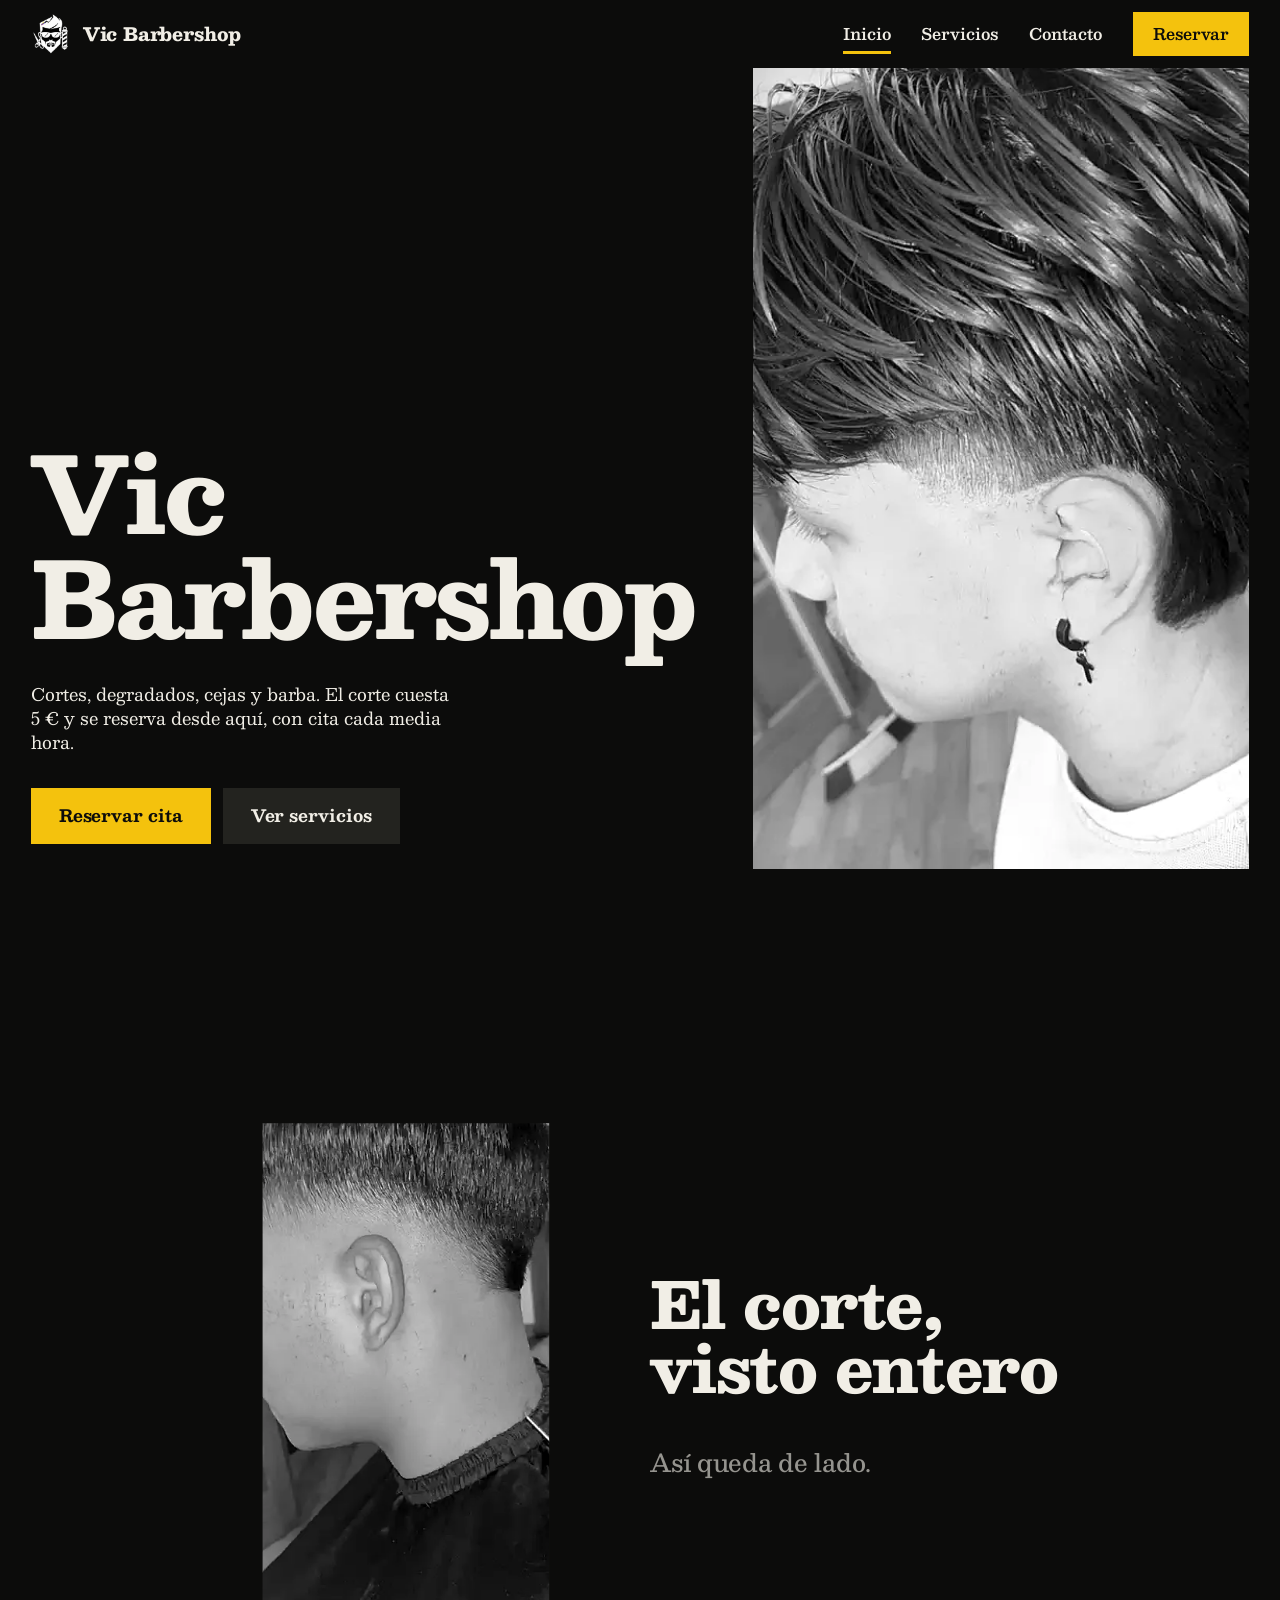
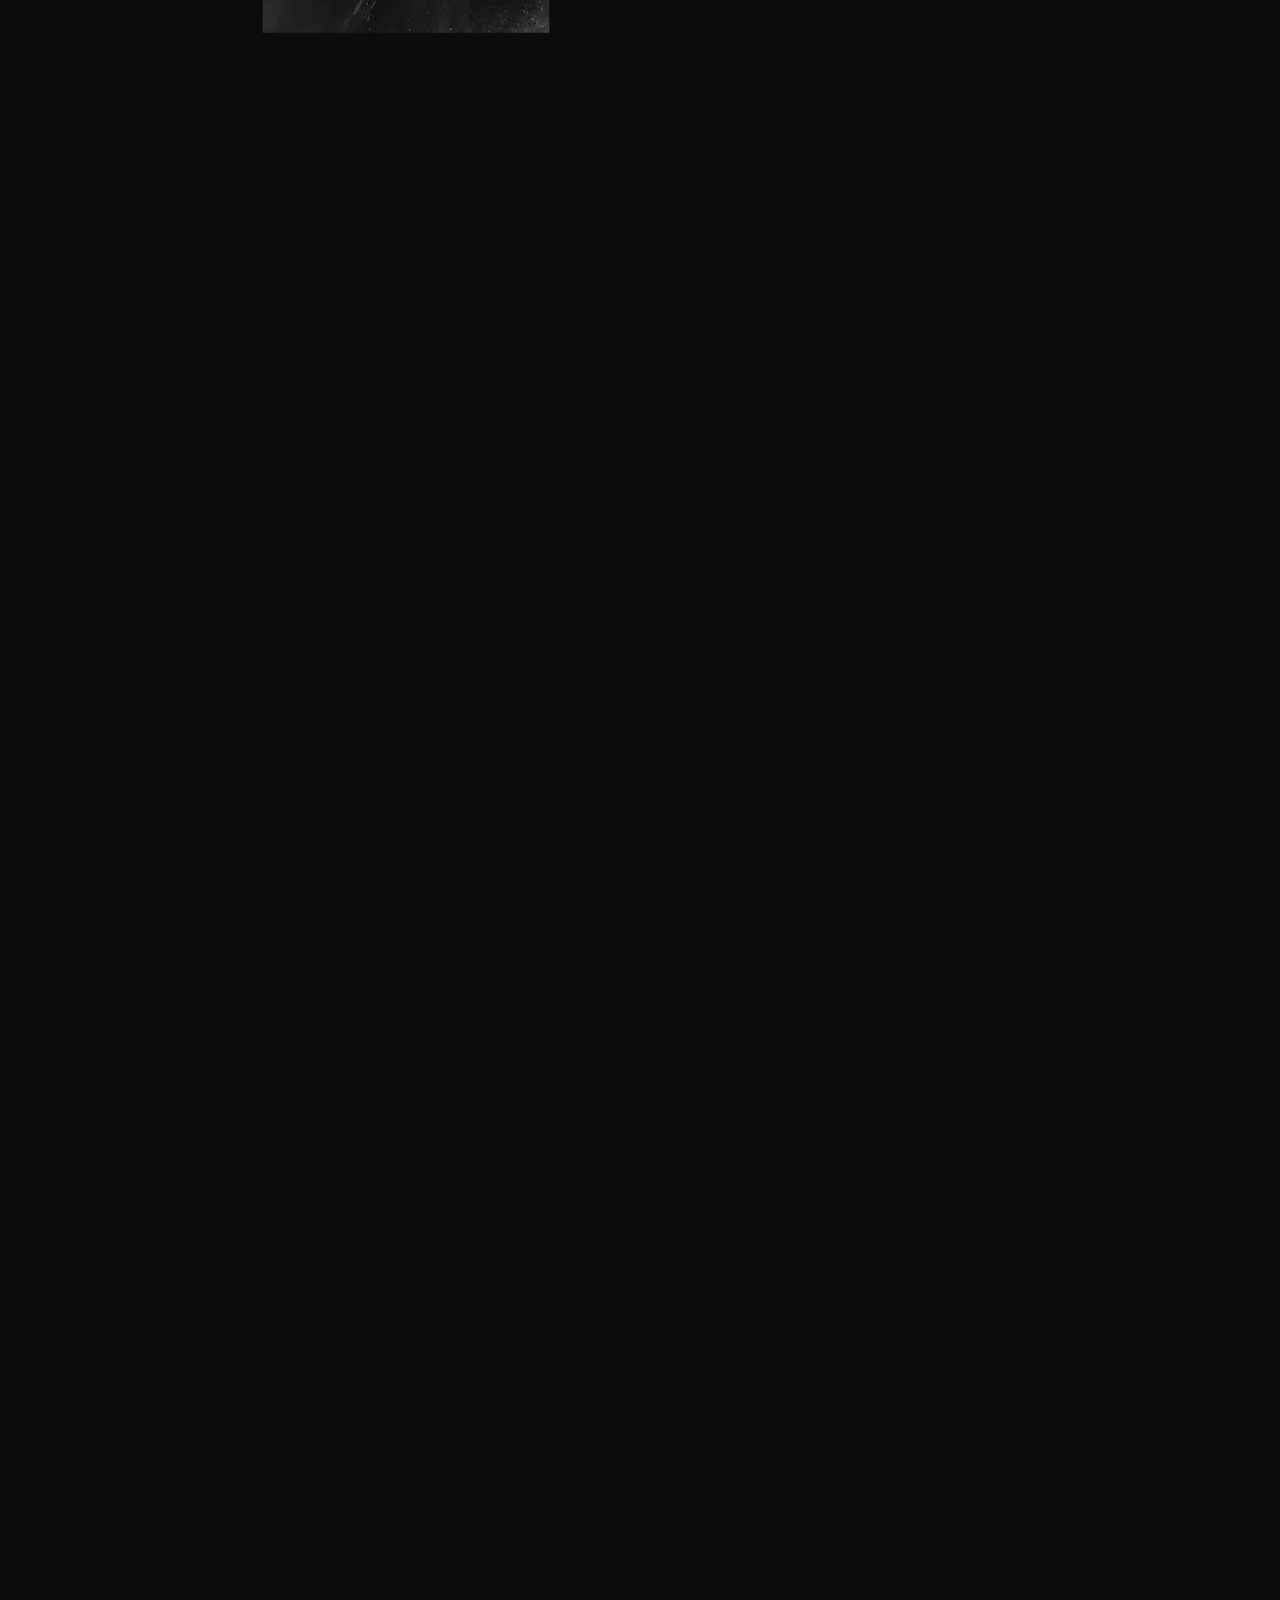
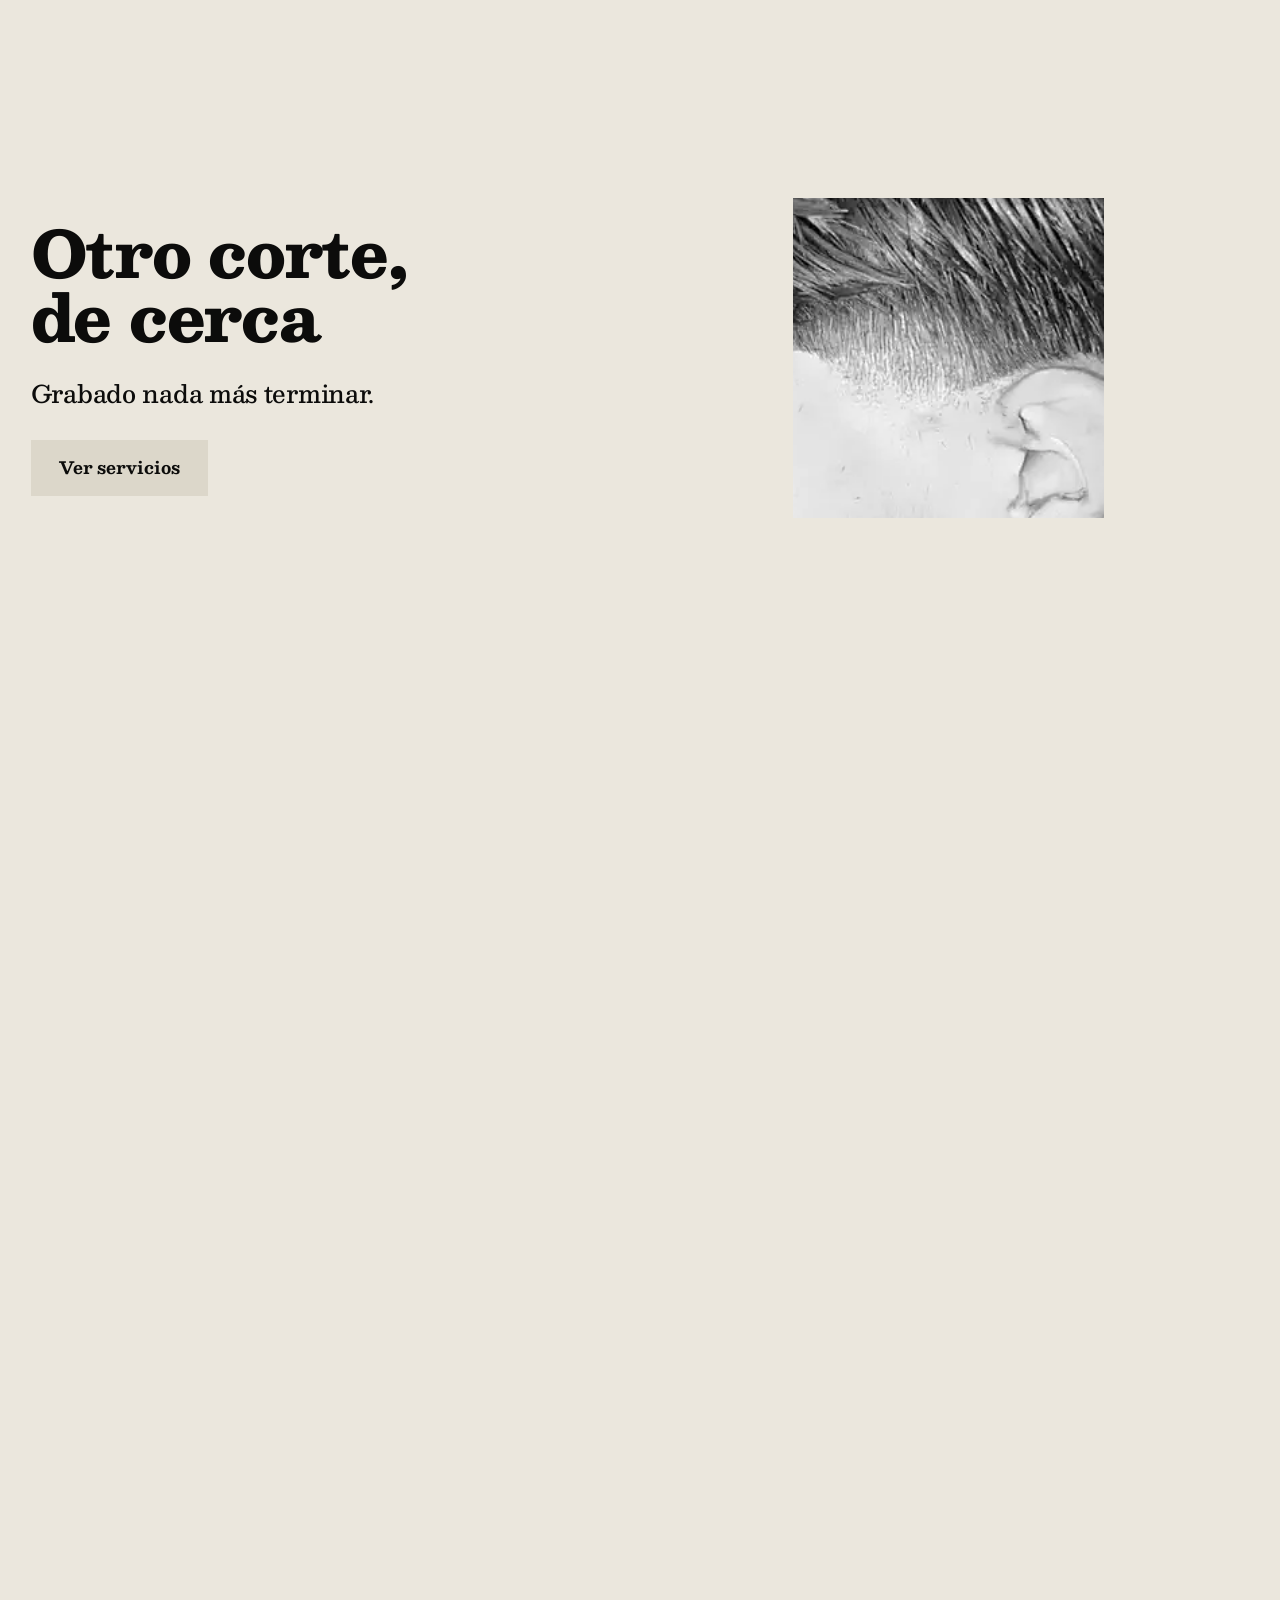
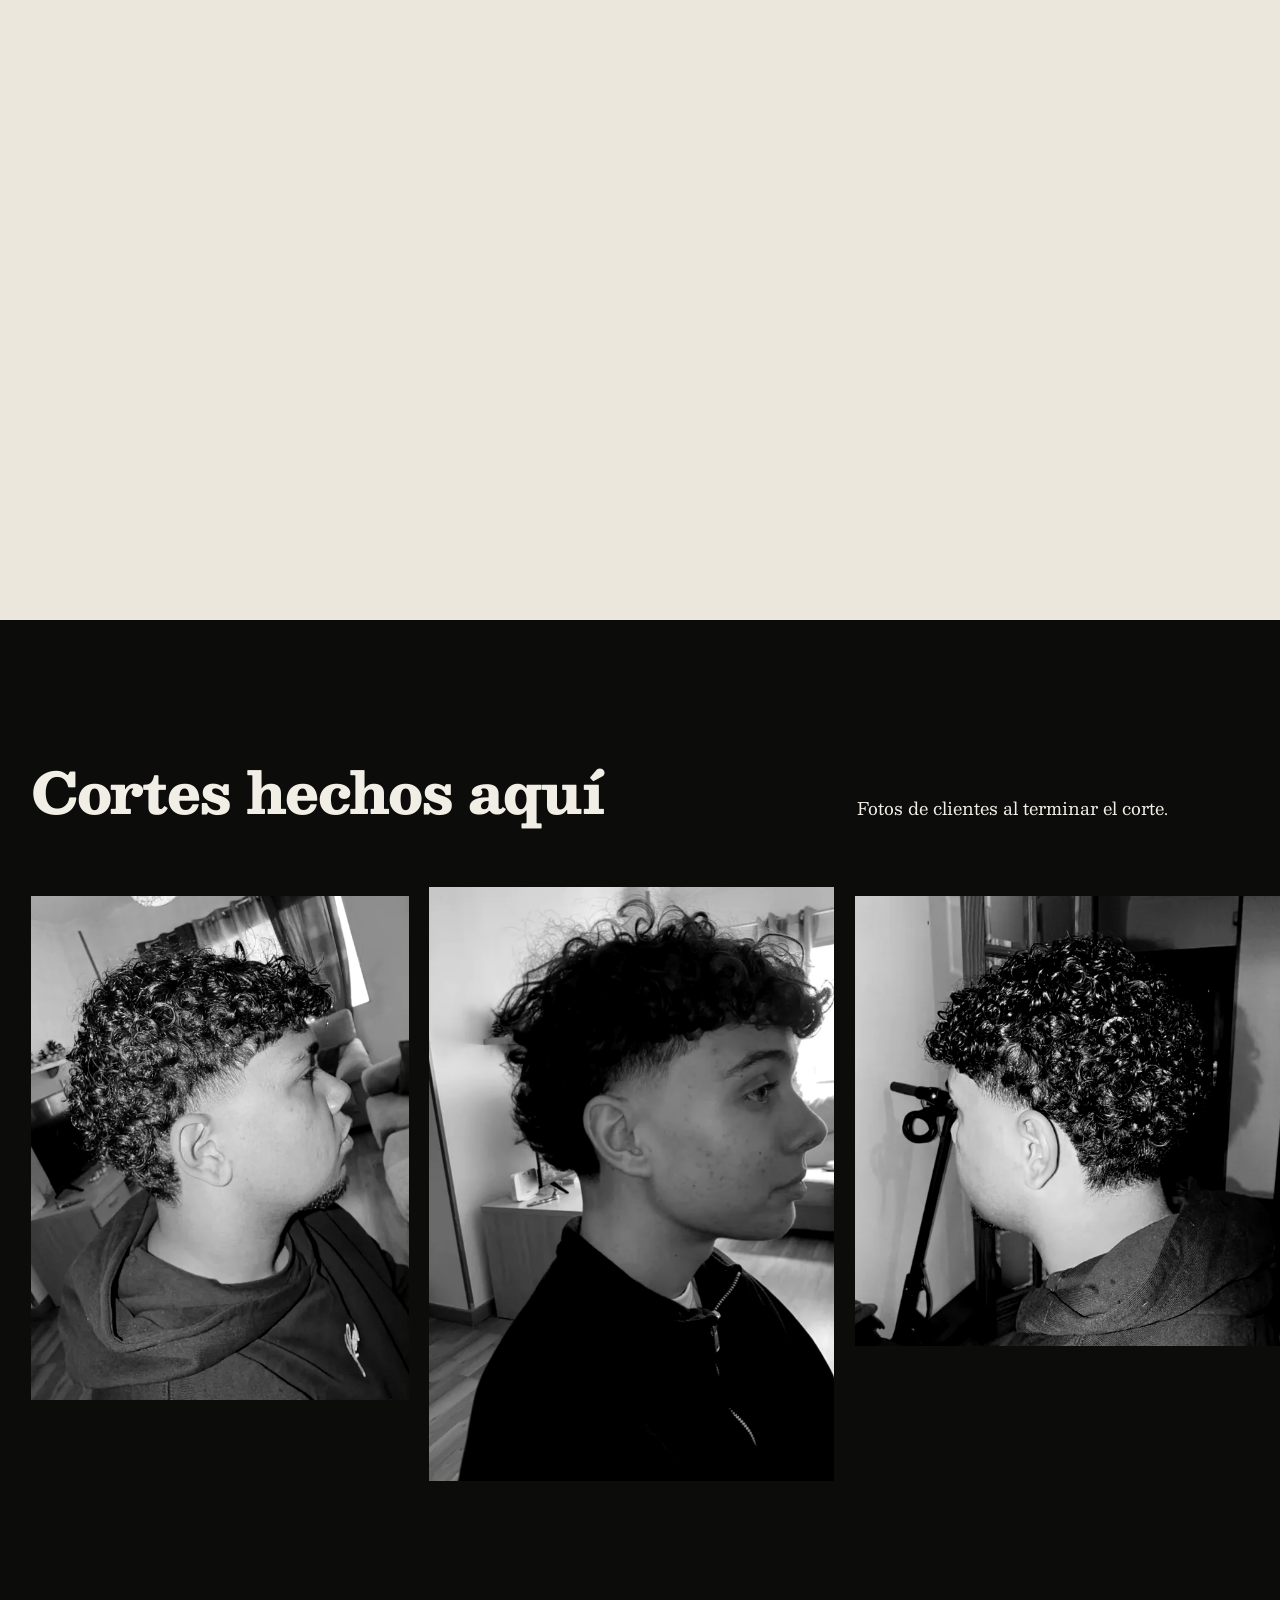
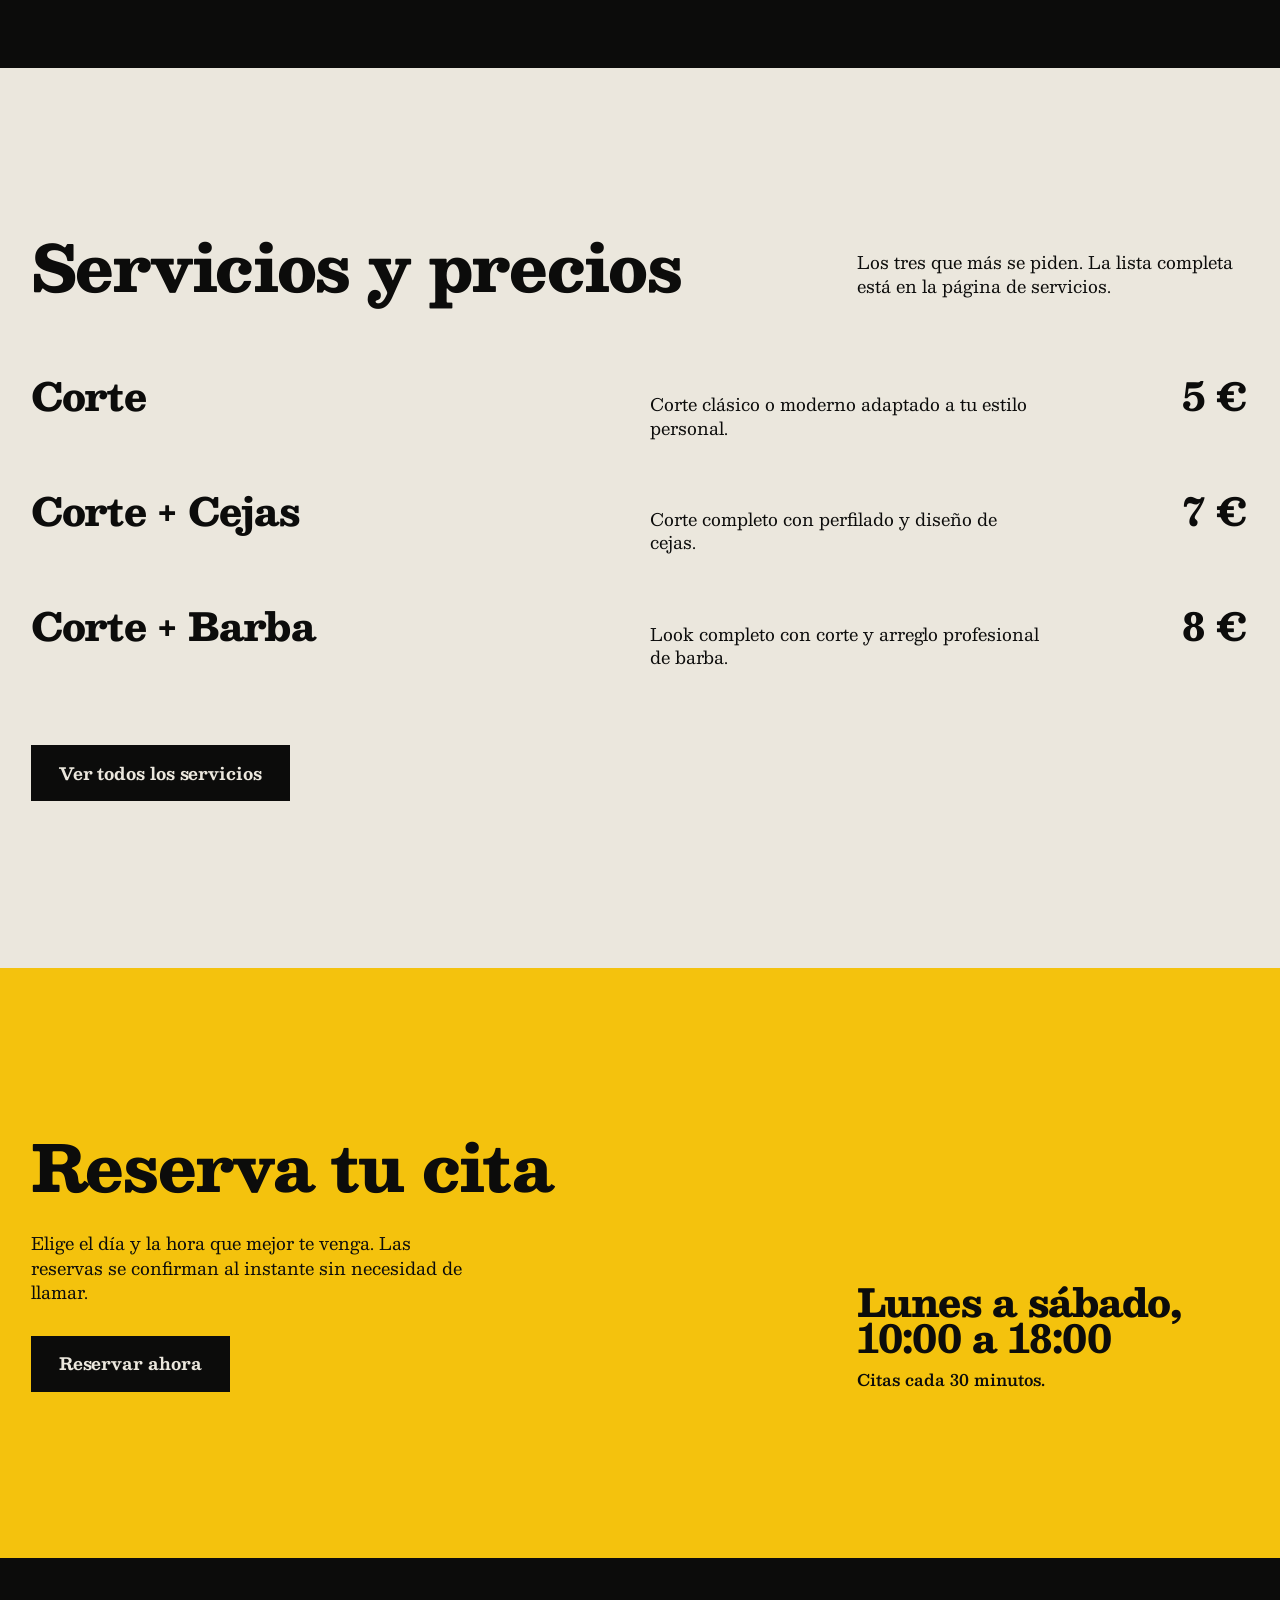
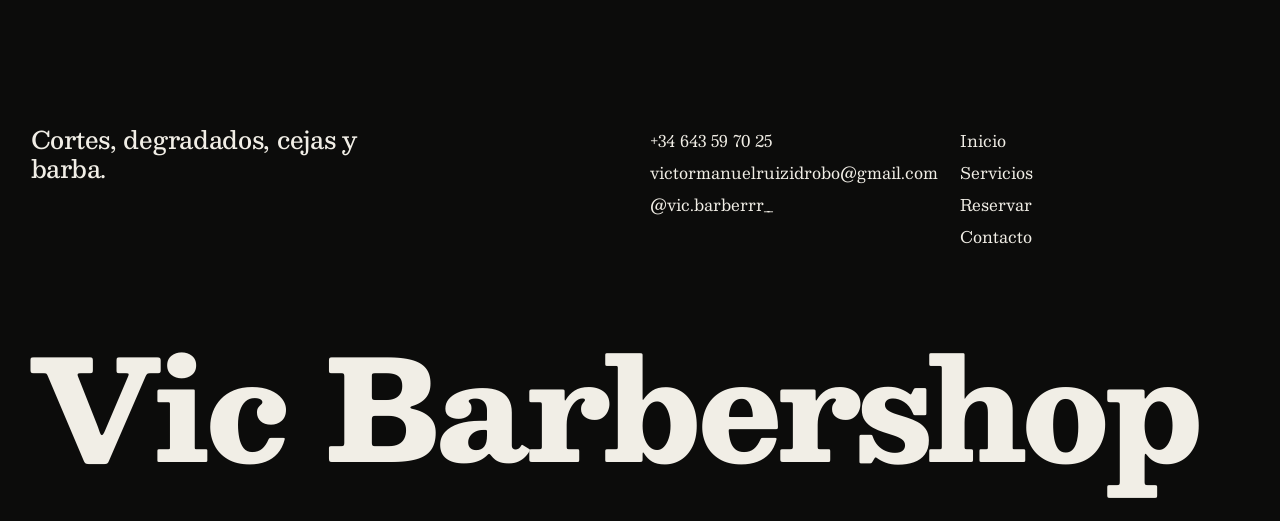
<file: index.html>
<!DOCTYPE html>
<html lang="es">
<head>
  <meta charset="UTF-8">
  <meta name="viewport" content="width=device-width, initial-scale=1.0, viewport-fit=cover">
  <title>Vic Barbershop | Cortes, degradados y barba</title>
  <meta name="description" content="Vic Barbershop: cortes, degradados, cejas y barba con cita cada media hora. Corte desde 5 €. Reserva online en segundos.">
  <meta name="theme-color" content="#0c0c0b">
  <meta property="og:type" content="website">
  <meta property="og:title" content="Vic Barbershop | Cortes, degradados y barba">
  <meta property="og:description" content="Vic Barbershop: cortes, degradados, cejas y barba con cita cada media hora. Corte desde 5 €. Reserva online en segundos.">
  <meta property="og:image" content="media/og.jpg">
  <link rel="icon" href="media/icon-180.png">
  <link rel="apple-touch-icon" href="media/icon-180.png">
  <link rel="preload" href="fonts/besley-var.woff2" as="font" type="font/woff2" crossorigin>
  <link rel="stylesheet" href="css/site.css">
</head>
<body>
<a class="skip" href="#contenido">Saltar al contenido</a>
<header class="nav">
  <a class="brand" href="index.html" aria-label="Vic Barbershop, inicio">
    <img src="media/logo-128.webp" width="40" height="40" alt="">
    <span>Vic Barbershop</span>
  </a>
  <nav class="nav-links" aria-label="Navegación principal">
    <a href="index.html" aria-current="page">Inicio</a>
    <a href="servicios.html">Servicios</a>
    <a href="contacto.html">Contacto</a>
    <a class="btn" href="reservar.html">Reservar</a>
  </nav>
  <button class="menu-btn" type="button" aria-expanded="false" aria-controls="menu-movil">Menú</button>
</header>
<nav class="mobile-nav" id="menu-movil" aria-label="Navegación móvil">
  <div>
    <a class="big" href="index.html" aria-current="page">Inicio</a>
    <a class="big" href="servicios.html">Servicios</a>
    <a class="big" href="reservar.html">Reservar</a>
    <a class="big" href="contacto.html">Contacto</a>
  </div>
  <a class="btn" href="reservar.html">Reservar cita</a>
</nav>
<main id="contenido">

  <section class="hero">
    <div class="hero-copy">
      <h1>Vic Barbershop</h1>
      <p class="lede">Cortes, degradados, cejas y barba. El corte cuesta 5&nbsp;€ y se reserva desde aquí, con cita cada media hora.</p>
      <div class="btn-row">
        <a class="btn" href="reservar.html">Reservar cita</a>
        <a class="btn ghost" href="servicios.html">Ver servicios</a>
      </div>
    </div>
    <figure class="hero-media">
      <video muted loop playsinline preload="metadata" poster="media/textura-poster.webp" aria-label="Vídeo de un corte texturizado recién terminado, girando alrededor de la cabeza">
        <source src="media/hero-loop.mp4" type="video/mp4">
      </video>
    </figure>
  </section>

  <section class="scene vuelta" aria-labelledby="t-vuelta">
    <div class="scene-stage">
      <div class="scrub">
        <img src="media/vuelta-poster.webp" width="576" height="1024" alt="Degradado bajo visto de perfil, recién terminado" decoding="async">
        <video data-src="media/vuelta.mp4" muted playsinline aria-hidden="true"></video>
      </div>
      <div class="vuelta-copy">
        <h2 id="t-vuelta">El corte, visto entero</h2>
        <div class="beats">
          <p class="statement">Así queda de lado.</p>
          <p class="statement">Así queda por detrás.</p>
          <p class="statement">Y así por el otro lado.</p>
        </div>
      </div>
    </div>
  </section>

  <section class="scene textura on-paper" aria-labelledby="t-textura">
    <div class="scene-stage">
      <div class="textura-copy">
        <h2 id="t-textura">Otro corte, de cerca</h2>
        <p class="statement">Grabado nada más terminar.</p>
        <a class="btn ghost" href="servicios.html">Ver servicios</a>
      </div>
      <div class="scrub">
        <img src="media/textura-poster.webp" width="576" height="768" alt="Corte texturizado con taper, visto de perfil" decoding="async">
        <video data-src="media/textura.mp4" muted playsinline aria-hidden="true"></video>
      </div>
    </div>
  </section>

  <section class="gallery" aria-labelledby="t-galeria">
    <div class="gallery-stage">
      <div class="gallery-head">
        <h2 id="t-galeria">Cortes hechos aquí</h2>
        <p class="lede">Fotos de clientes al terminar el corte.</p>
      </div>
      <div class="track">
        <figure class="shot ">
          <div class="frame"><img src="media/corte-01-720.webp" srcset="media/corte-01-720.webp 720w, media/corte-01-1400.webp 1400w" sizes="(max-width: 860px) 78vw, 46vh" width="720" height="960" alt="Perfil de un cliente con rizos definidos y taper bajo en la sien" style="object-position:40% 35%" loading="lazy" decoding="async"></div>
        </figure>
        <figure class="shot tall">
          <div class="frame"><img src="media/corte-05-720.webp" srcset="media/corte-05-720.webp 720w, media/corte-05-1400.webp 1400w" sizes="(max-width: 860px) 78vw, 46vh" width="720" height="960" alt="Perfil de un cliente con mullet rizado y degradado en la sien" style="object-position:50% 30%" loading="lazy" decoding="async"></div>
        </figure>
        <figure class="shot wide">
          <div class="frame"><img src="media/corte-03-720.webp" srcset="media/corte-03-720.webp 720w, media/corte-03-1400.webp 1400w" sizes="(max-width: 860px) 78vw, 46vh" width="720" height="960" alt="Vista trasera de un corte con rizo definido y nuca limpia" style="object-position:55% 30%" loading="lazy" decoding="async"></div>
        </figure>
        <figure class="shot ">
          <div class="frame"><img src="media/corte-07-720.webp" srcset="media/corte-07-720.webp 720w, media/corte-07-1400.webp 1400w" sizes="(max-width: 860px) 78vw, 46vh" width="720" height="960" alt="Perfil de un cliente con crop texturizado y taper" style="object-position:45% 35%" loading="lazy" decoding="async"></div>
        </figure>
        <figure class="shot tall">
          <div class="frame"><img src="media/corte-02-720.webp" srcset="media/corte-02-720.webp 720w, media/corte-02-1400.webp 1400w" sizes="(max-width: 860px) 78vw, 46vh" width="720" height="960" alt="Perfil de un cliente con rizo suelto y taper en la sien" style="object-position:55% 40%" loading="lazy" decoding="async"></div>
        </figure>
        <figure class="shot wide">
          <div class="frame"><img src="media/corte-06-720.webp" srcset="media/corte-06-720.webp 720w, media/corte-06-1400.webp 1400w" sizes="(max-width: 860px) 78vw, 46vh" width="720" height="960" alt="Vista lateral trasera de un corte rizado con taper bajo" style="object-position:55% 35%" loading="lazy" decoding="async"></div>
        </figure>
        <figure class="shot ">
          <div class="frame"><img src="media/corte-08-720.webp" width="720" height="960" alt="Vista trasera de un corte con mechas rubias y degradado medio" style="object-position:40% 30%" loading="lazy" decoding="async"></div>
        </figure>
      </div>
    </div>
  </section>

  <section class="section wrap on-paper" aria-labelledby="t-servicios">
    <div class="section-head">
      <h2 id="t-servicios">Servicios y precios</h2>
      <p class="lede">Los tres que más se piden. La lista completa está en la página de servicios.</p>
    </div>
    <div class="menu">
      <a class="menu-row" href="reservar.html">
        <h3 class="h3">Corte</h3>
        <p>Corte clásico o moderno adaptado a tu estilo personal.</p>
        <span class="price">5&nbsp;€</span>
      </a>
      <a class="menu-row" href="reservar.html">
        <h3 class="h3">Corte + Cejas</h3>
        <p>Corte completo con perfilado y diseño de cejas.</p>
        <span class="price">7&nbsp;€</span>
      </a>
      <a class="menu-row" href="reservar.html">
        <h3 class="h3">Corte + Barba</h3>
        <p>Look completo con corte y arreglo profesional de barba.</p>
        <span class="price">8&nbsp;€</span>
      </a>
    </div>
    <div class="menu-foot btn-row">
      <a class="btn dark" href="servicios.html">Ver todos los servicios</a>
    </div>
  </section>

  <section class="section wrap on-accent" aria-labelledby="t-reserva">
    <div class="close">
      <div class="close-main">
        <h2 id="t-reserva">Reserva tu cita</h2>
        <p class="lede">Elige el día y la hora que mejor te venga. Las reservas se confirman al instante sin necesidad de llamar.</p>
        <a class="btn dark" href="reservar.html">Reservar ahora</a>
      </div>
      <div class="close-side">
        <p class="hours">Lunes a sábado, 10:00 a 18:00</p>
        <p>Citas cada 30 minutos.</p>
      </div>
    </div>
  </section>

</main>
<footer class="footer">
  <div class="footer-grid">
    <p class="statement">Cortes, degradados, cejas y barba.</p>
    <ul>
      <li><a href="tel:+34643597025">+34 643 59 70 25</a></li>
      <li><a href="mailto:victormanuelruizidrobo@gmail.com">victormanuelruizidrobo@gmail.com</a></li>
      <li><a href="https://instagram.com/vic.barberrr_" target="_blank" rel="noreferrer">@vic.barberrr_</a></li>
    </ul>
    <ul>
      <li><a href="index.html">Inicio</a></li>
      <li><a href="servicios.html">Servicios</a></li>
      <li><a href="reservar.html">Reservar</a></li>
      <li><a href="contacto.html">Contacto</a></li>
    </ul>
  </div>
  <p class="footer-name" aria-hidden="true">Vic Barbershop</p>
</footer>
<script src="vendor/gsap.min.js" defer></script>
<script src="vendor/ScrollTrigger.min.js" defer></script>
<script src="js/site.js" defer></script>
</body>
</html>
</file>
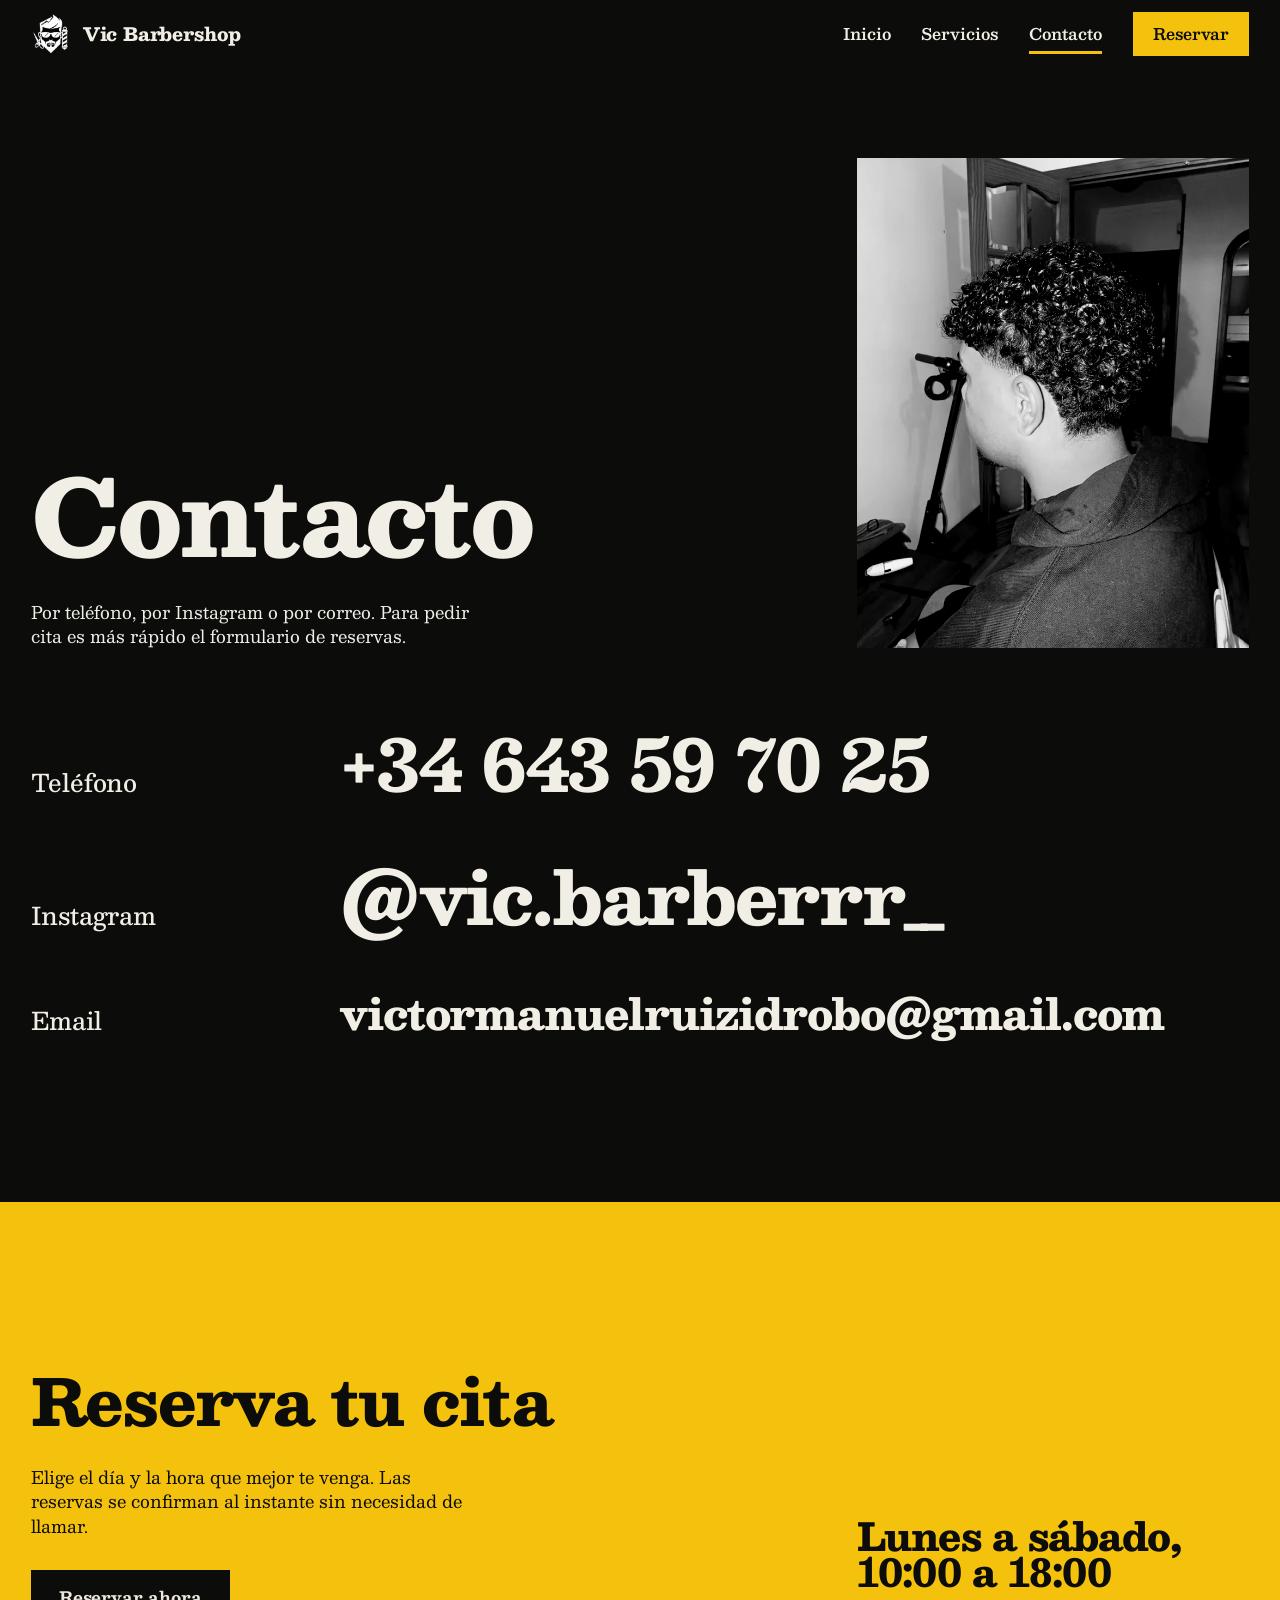
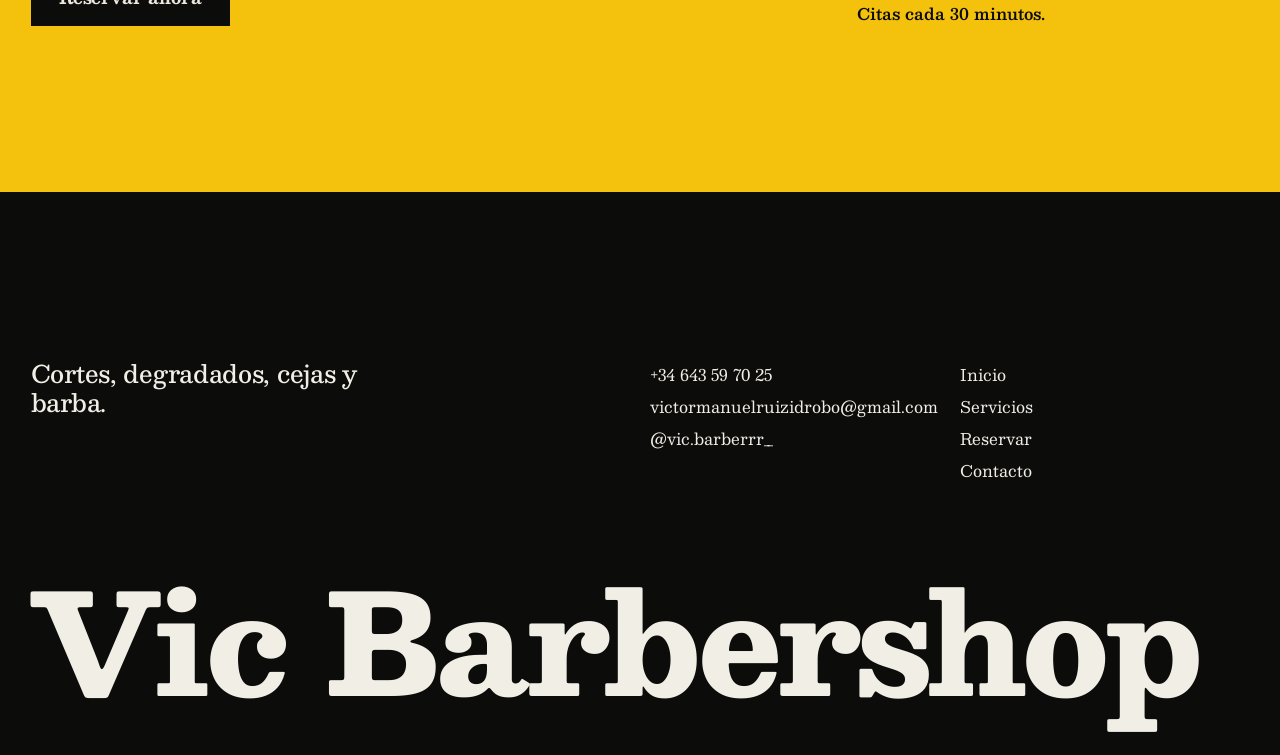
<file: contacto.html>
<!DOCTYPE html>
<html lang="es">
<head>
  <meta charset="UTF-8">
  <meta name="viewport" content="width=device-width, initial-scale=1.0, viewport-fit=cover">
  <title>Contacto | Vic Barbershop</title>
  <meta name="description" content="Contacta con Vic Barbershop por teléfono, correo electrónico o Instagram.">
  <meta name="theme-color" content="#0c0c0b">
  <meta property="og:type" content="website">
  <meta property="og:title" content="Contacto | Vic Barbershop">
  <meta property="og:description" content="Contacta con Vic Barbershop por teléfono, correo electrónico o Instagram.">
  <meta property="og:image" content="media/og.jpg">
  <link rel="icon" href="media/icon-180.png">
  <link rel="apple-touch-icon" href="media/icon-180.png">
  <link rel="preload" href="fonts/besley-var.woff2" as="font" type="font/woff2" crossorigin>
  <link rel="stylesheet" href="css/site.css">
</head>
<body>
<a class="skip" href="#contenido">Saltar al contenido</a>
<header class="nav">
  <a class="brand" href="index.html" aria-label="Vic Barbershop, inicio">
    <img src="media/logo-128.webp" width="40" height="40" alt="">
    <span>Vic Barbershop</span>
  </a>
  <nav class="nav-links" aria-label="Navegación principal">
    <a href="index.html">Inicio</a>
    <a href="servicios.html">Servicios</a>
    <a href="contacto.html" aria-current="page">Contacto</a>
    <a class="btn" href="reservar.html">Reservar</a>
  </nav>
  <button class="menu-btn" type="button" aria-expanded="false" aria-controls="menu-movil">Menú</button>
</header>
<nav class="mobile-nav" id="menu-movil" aria-label="Navegación móvil">
  <div>
    <a class="big" href="index.html">Inicio</a>
    <a class="big" href="servicios.html">Servicios</a>
    <a class="big" href="reservar.html">Reservar</a>
    <a class="big" href="contacto.html" aria-current="page">Contacto</a>
  </div>
  <a class="btn" href="reservar.html">Reservar cita</a>
</nav>
<main id="contenido">
  <section class="page-head">
    <div class="copy">
      <h1>Contacto</h1>
      <p class="lede">Por teléfono, por Instagram o por correo. Para pedir cita es más rápido el formulario de reservas.</p>
    </div>
    <figure><img src="media/corte-03-720.webp" srcset="media/corte-03-720.webp 720w, media/corte-03-1400.webp 1400w" sizes="(max-width: 860px) 100vw, 33vw" width="720" height="960" alt="Corte con rizo definido y nuca limpia, visto por detrás" style="object-position:55% 30%" fetchpriority="high"></figure>
  </section>

  <section class="wrap" style="padding-bottom: var(--section)" aria-label="Formas de contacto">
    <div class="contact-list">
      <div class="contact-item">
        <h2>Teléfono</h2>
        <a href="tel:+34643597025">+34 643 59 70 25</a>
      </div>
      <div class="contact-item">
        <h2>Instagram</h2>
        <a href="https://instagram.com/vic.barberrr_" target="_blank" rel="noreferrer">@vic.barberrr_</a>
      </div>
      <div class="contact-item">
        <h2>Email</h2>
        <a class="long" href="mailto:victormanuelruizidrobo@gmail.com">victormanuelruizidrobo@gmail.com</a>
      </div>
    </div>
  </section>

  <section class="section wrap on-accent" aria-labelledby="t-reserva">
    <div class="close">
      <div class="close-main">
        <h2 id="t-reserva">Reserva tu cita</h2>
        <p class="lede">Elige el día y la hora que mejor te venga. Las reservas se confirman al instante sin necesidad de llamar.</p>
        <a class="btn dark" href="reservar.html">Reservar ahora</a>
      </div>
      <div class="close-side">
        <p class="hours">Lunes a sábado, 10:00 a 18:00</p>
        <p>Citas cada 30 minutos.</p>
      </div>
    </div>
  </section>

</main>
<footer class="footer">
  <div class="footer-grid">
    <p class="statement">Cortes, degradados, cejas y barba.</p>
    <ul>
      <li><a href="tel:+34643597025">+34 643 59 70 25</a></li>
      <li><a href="mailto:victormanuelruizidrobo@gmail.com">victormanuelruizidrobo@gmail.com</a></li>
      <li><a href="https://instagram.com/vic.barberrr_" target="_blank" rel="noreferrer">@vic.barberrr_</a></li>
    </ul>
    <ul>
      <li><a href="index.html">Inicio</a></li>
      <li><a href="servicios.html">Servicios</a></li>
      <li><a href="reservar.html">Reservar</a></li>
      <li><a href="contacto.html">Contacto</a></li>
    </ul>
  </div>
  <p class="footer-name" aria-hidden="true">Vic Barbershop</p>
</footer>
<script src="vendor/gsap.min.js" defer></script>
<script src="vendor/ScrollTrigger.min.js" defer></script>
<script src="js/site.js" defer></script>
</body>
</html>
</file>
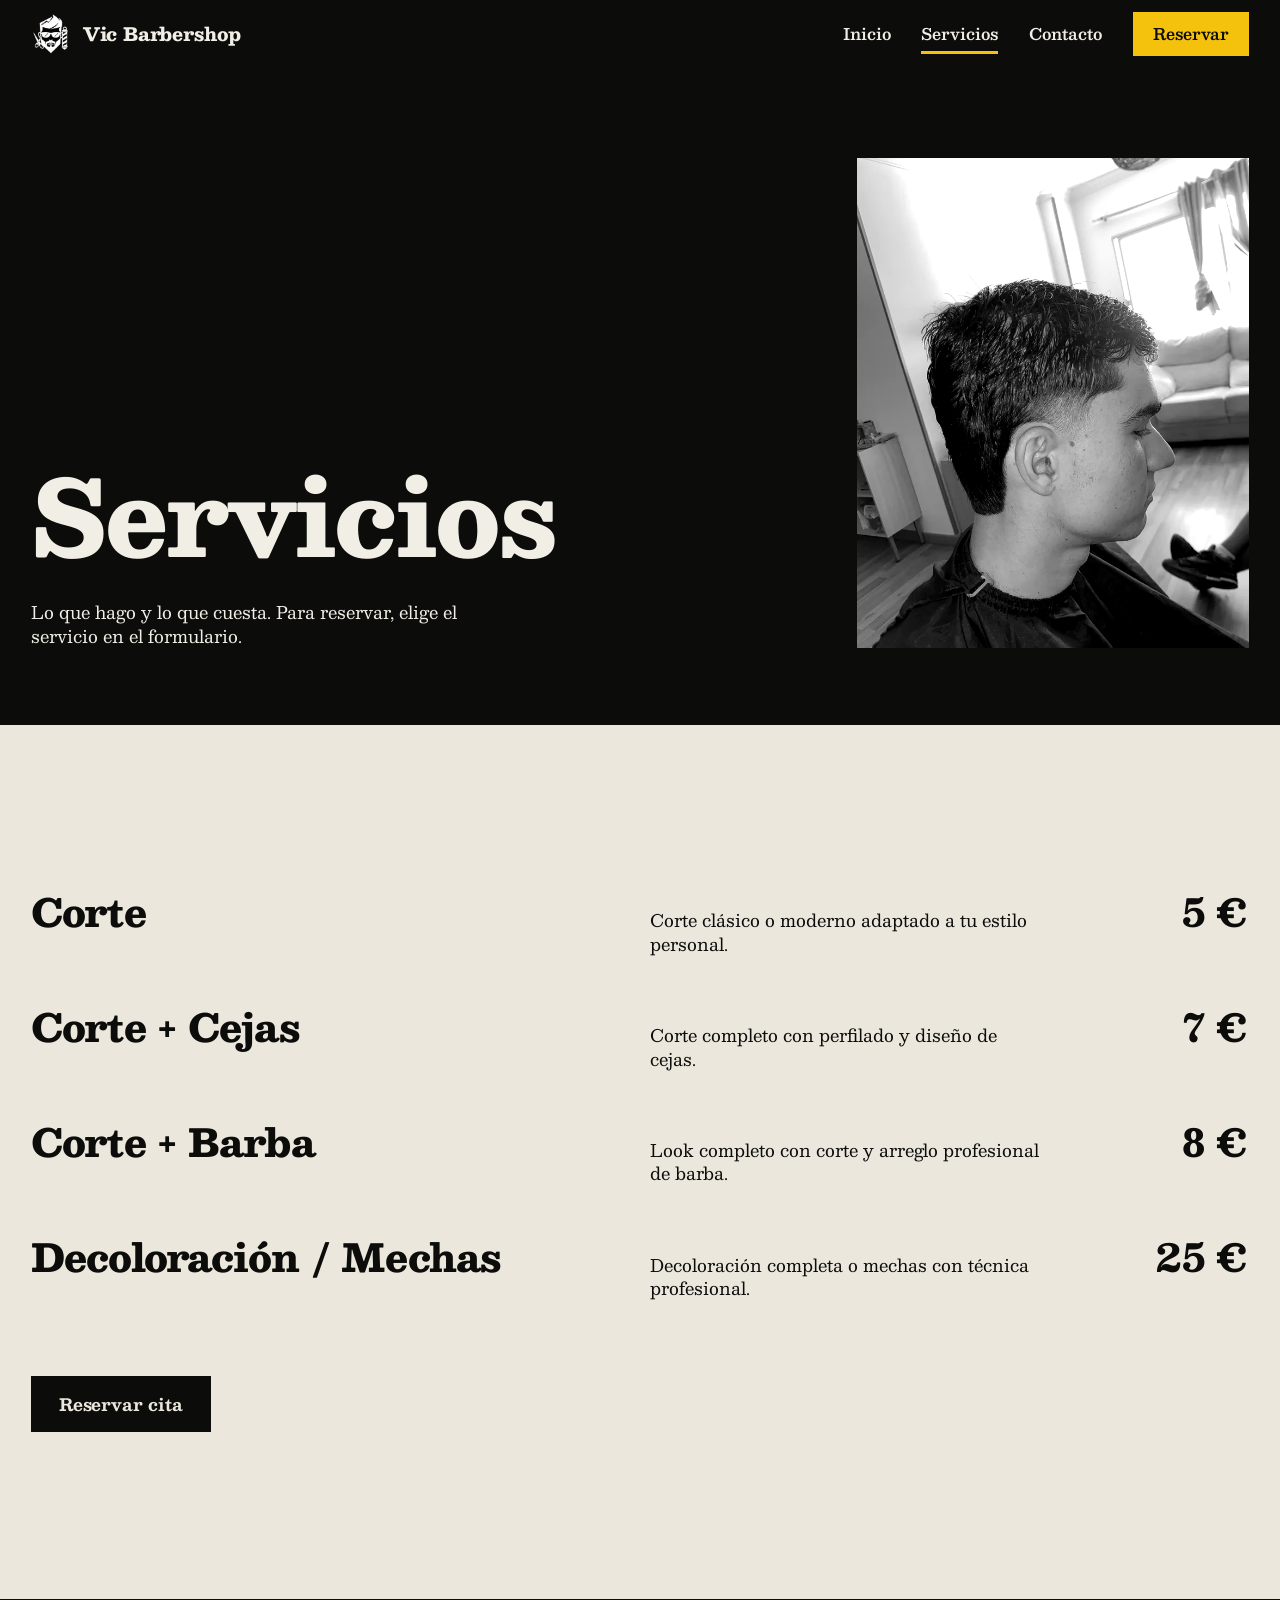
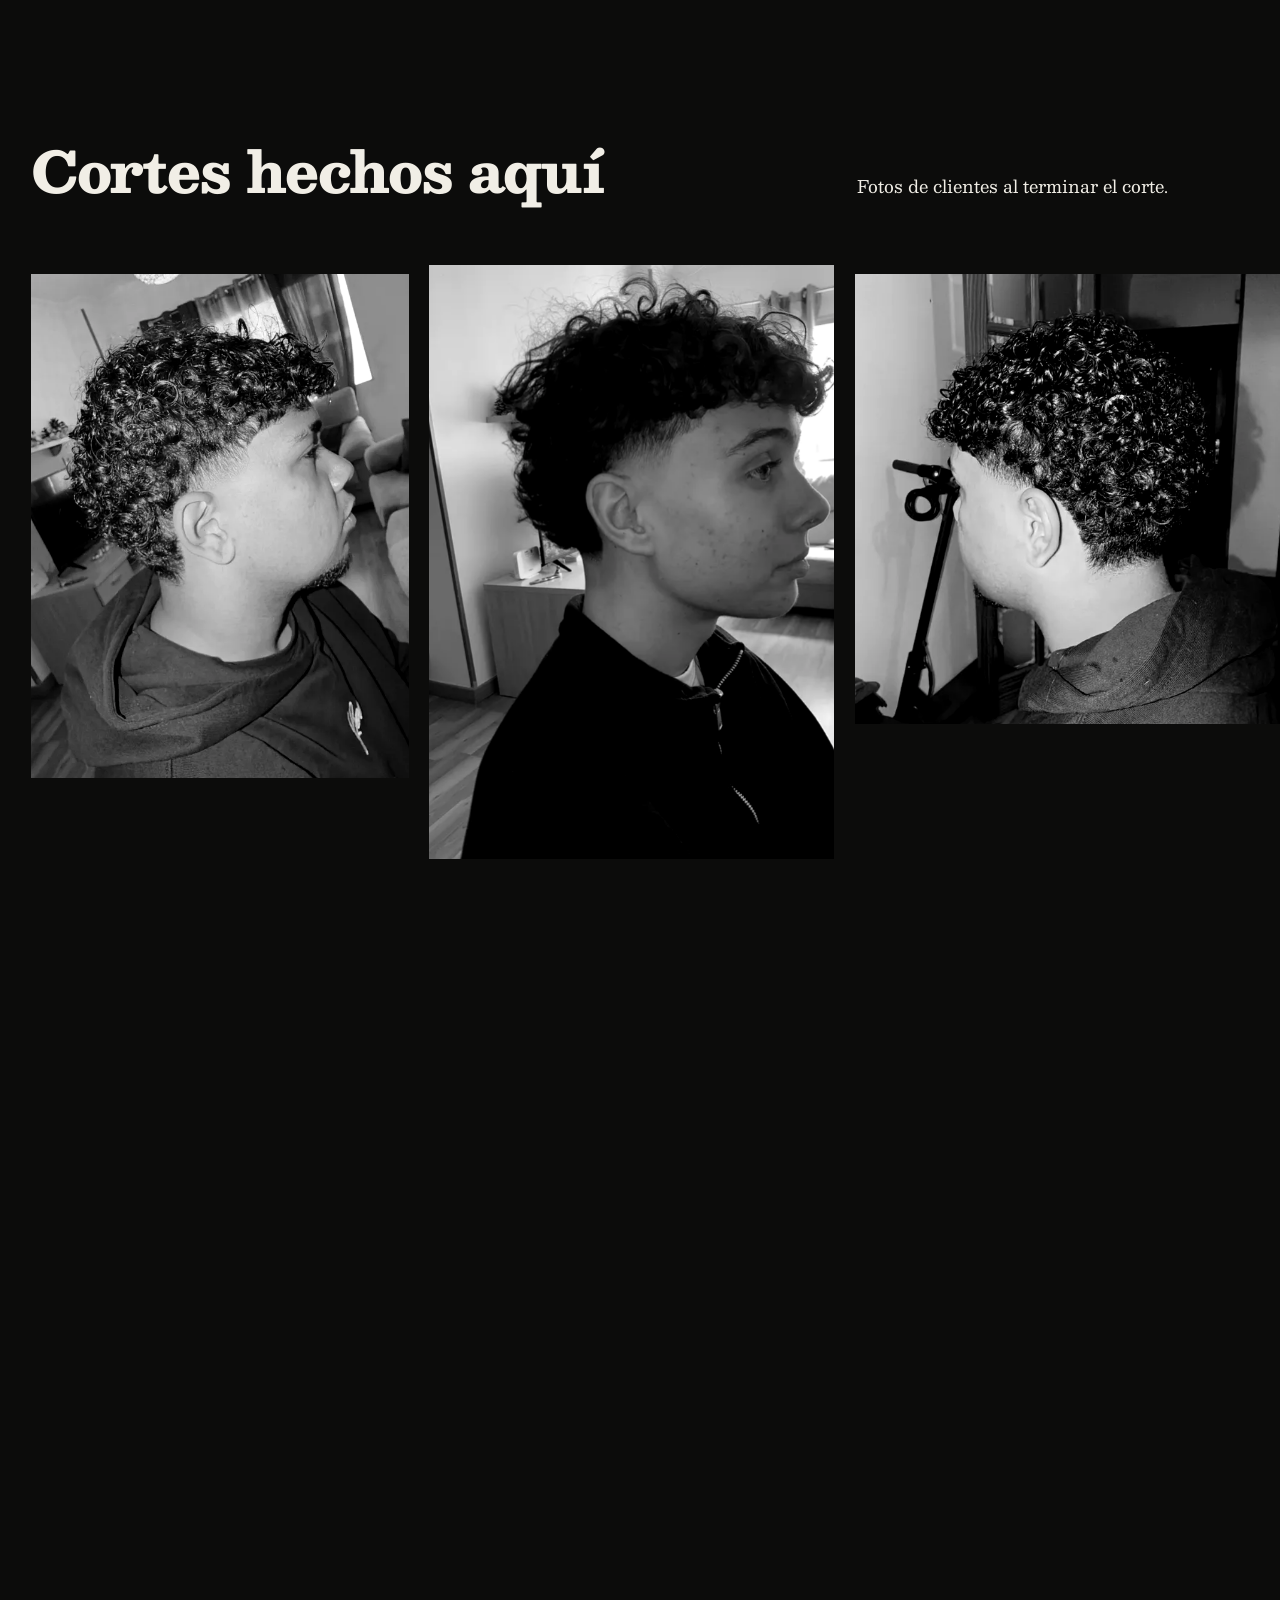
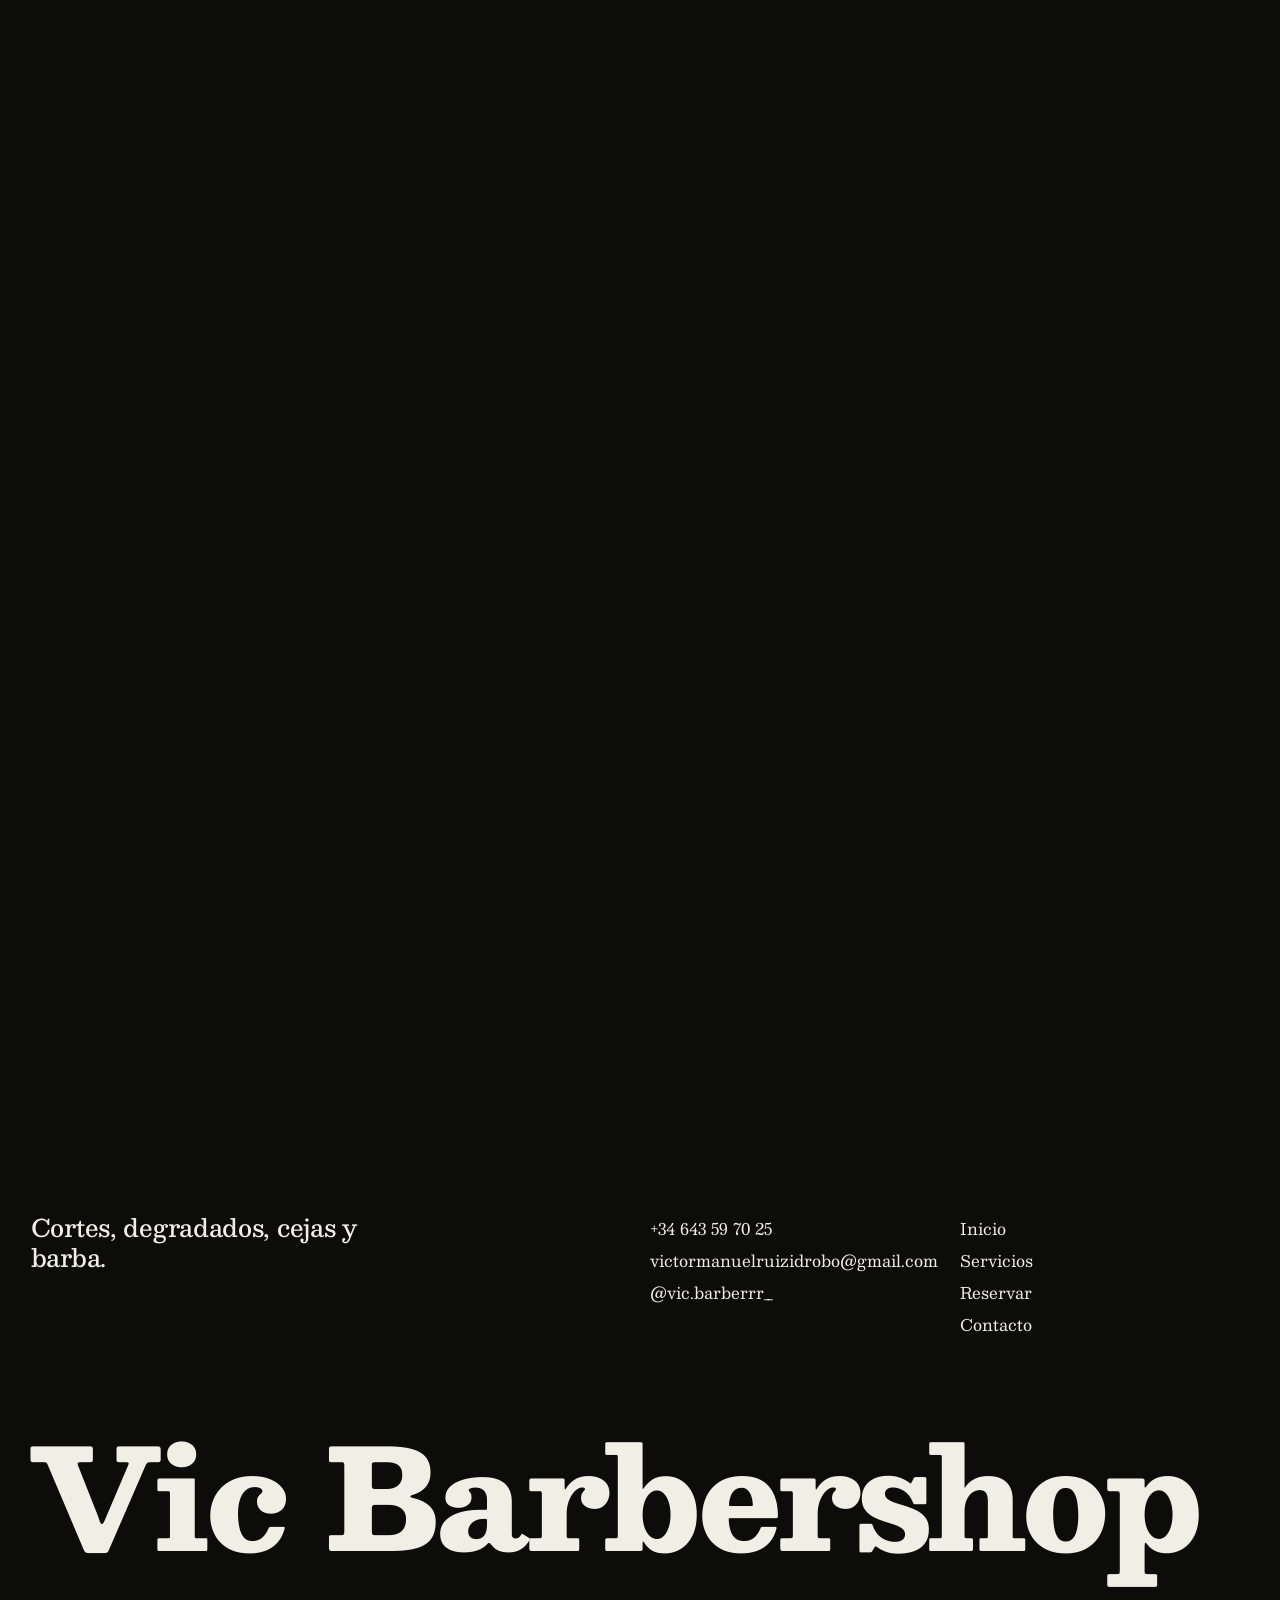
<file: servicios.html>
<!DOCTYPE html>
<html lang="es">
<head>
  <meta charset="UTF-8">
  <meta name="viewport" content="width=device-width, initial-scale=1.0, viewport-fit=cover">
  <title>Servicios y precios | Vic Barbershop</title>
  <meta name="description" content="Servicios de Vic Barbershop: corte 5 €, corte + cejas 7 €, corte + barba 8 €, decoloración o mechas 25 €.">
  <meta name="theme-color" content="#0c0c0b">
  <meta property="og:type" content="website">
  <meta property="og:title" content="Servicios y precios | Vic Barbershop">
  <meta property="og:description" content="Servicios de Vic Barbershop: corte 5 €, corte + cejas 7 €, corte + barba 8 €, decoloración o mechas 25 €.">
  <meta property="og:image" content="media/og.jpg">
  <link rel="icon" href="media/icon-180.png">
  <link rel="apple-touch-icon" href="media/icon-180.png">
  <link rel="preload" href="fonts/besley-var.woff2" as="font" type="font/woff2" crossorigin>
  <link rel="stylesheet" href="css/site.css">
</head>
<body>
<a class="skip" href="#contenido">Saltar al contenido</a>
<header class="nav">
  <a class="brand" href="index.html" aria-label="Vic Barbershop, inicio">
    <img src="media/logo-128.webp" width="40" height="40" alt="">
    <span>Vic Barbershop</span>
  </a>
  <nav class="nav-links" aria-label="Navegación principal">
    <a href="index.html">Inicio</a>
    <a href="servicios.html" aria-current="page">Servicios</a>
    <a href="contacto.html">Contacto</a>
    <a class="btn" href="reservar.html">Reservar</a>
  </nav>
  <button class="menu-btn" type="button" aria-expanded="false" aria-controls="menu-movil">Menú</button>
</header>
<nav class="mobile-nav" id="menu-movil" aria-label="Navegación móvil">
  <div>
    <a class="big" href="index.html">Inicio</a>
    <a class="big" href="servicios.html" aria-current="page">Servicios</a>
    <a class="big" href="reservar.html">Reservar</a>
    <a class="big" href="contacto.html">Contacto</a>
  </div>
  <a class="btn" href="reservar.html">Reservar cita</a>
</nav>
<main id="contenido">
  <section class="page-head">
    <div class="copy">
      <h1>Servicios</h1>
      <p class="lede">Lo que hago y lo que cuesta. Para reservar, elige el servicio en el formulario.</p>
    </div>
    <figure><img src="media/corte-07-720.webp" srcset="media/corte-07-720.webp 720w, media/corte-07-1400.webp 1400w" sizes="(max-width: 860px) 100vw, 33vw" width="720" height="960" alt="Crop texturizado con taper, recién terminado" style="object-position:45% 35%" fetchpriority="high"></figure>
  </section>

  <section class="section wrap on-paper" aria-label="Lista de servicios y precios">
    <div class="menu">
      <a class="menu-row" href="reservar.html">
        <h2 class="h3">Corte</h2>
        <p>Corte clásico o moderno adaptado a tu estilo personal.</p>
        <span class="price">5&nbsp;€</span>
      </a>
      <a class="menu-row" href="reservar.html">
        <h2 class="h3">Corte + Cejas</h2>
        <p>Corte completo con perfilado y diseño de cejas.</p>
        <span class="price">7&nbsp;€</span>
      </a>
      <a class="menu-row" href="reservar.html">
        <h2 class="h3">Corte + Barba</h2>
        <p>Look completo con corte y arreglo profesional de barba.</p>
        <span class="price">8&nbsp;€</span>
      </a>
      <a class="menu-row" href="reservar.html">
        <h2 class="h3">Decoloración / Mechas</h2>
        <p>Decoloración completa o mechas con técnica profesional.</p>
        <span class="price">25&nbsp;€</span>
      </a>
    </div>
    <div class="menu-foot btn-row">
      <a class="btn dark" href="reservar.html">Reservar cita</a>
    </div>
  </section>

  <section class="gallery" aria-labelledby="t-galeria">
    <div class="gallery-stage">
      <div class="gallery-head">
        <h2 id="t-galeria">Cortes hechos aquí</h2>
        <p class="lede">Fotos de clientes al terminar el corte.</p>
      </div>
      <div class="track">
        <figure class="shot ">
          <div class="frame"><img src="media/corte-01-720.webp" srcset="media/corte-01-720.webp 720w, media/corte-01-1400.webp 1400w" sizes="(max-width: 860px) 78vw, 46vh" width="720" height="960" alt="Perfil de un cliente con rizos definidos y taper bajo en la sien" style="object-position:40% 35%" loading="lazy" decoding="async"></div>
        </figure>
        <figure class="shot tall">
          <div class="frame"><img src="media/corte-05-720.webp" srcset="media/corte-05-720.webp 720w, media/corte-05-1400.webp 1400w" sizes="(max-width: 860px) 78vw, 46vh" width="720" height="960" alt="Perfil de un cliente con mullet rizado y degradado en la sien" style="object-position:50% 30%" loading="lazy" decoding="async"></div>
        </figure>
        <figure class="shot wide">
          <div class="frame"><img src="media/corte-03-720.webp" srcset="media/corte-03-720.webp 720w, media/corte-03-1400.webp 1400w" sizes="(max-width: 860px) 78vw, 46vh" width="720" height="960" alt="Vista trasera de un corte con rizo definido y nuca limpia" style="object-position:55% 30%" loading="lazy" decoding="async"></div>
        </figure>
        <figure class="shot ">
          <div class="frame"><img src="media/corte-07-720.webp" srcset="media/corte-07-720.webp 720w, media/corte-07-1400.webp 1400w" sizes="(max-width: 860px) 78vw, 46vh" width="720" height="960" alt="Perfil de un cliente con crop texturizado y taper" style="object-position:45% 35%" loading="lazy" decoding="async"></div>
        </figure>
        <figure class="shot tall">
          <div class="frame"><img src="media/corte-02-720.webp" srcset="media/corte-02-720.webp 720w, media/corte-02-1400.webp 1400w" sizes="(max-width: 860px) 78vw, 46vh" width="720" height="960" alt="Perfil de un cliente con rizo suelto y taper en la sien" style="object-position:55% 40%" loading="lazy" decoding="async"></div>
        </figure>
        <figure class="shot wide">
          <div class="frame"><img src="media/corte-06-720.webp" srcset="media/corte-06-720.webp 720w, media/corte-06-1400.webp 1400w" sizes="(max-width: 860px) 78vw, 46vh" width="720" height="960" alt="Vista lateral trasera de un corte rizado con taper bajo" style="object-position:55% 35%" loading="lazy" decoding="async"></div>
        </figure>
        <figure class="shot ">
          <div class="frame"><img src="media/corte-08-720.webp" width="720" height="960" alt="Vista trasera de un corte con mechas rubias y degradado medio" style="object-position:40% 30%" loading="lazy" decoding="async"></div>
        </figure>
      </div>
    </div>
  </section>
</main>
<footer class="footer">
  <div class="footer-grid">
    <p class="statement">Cortes, degradados, cejas y barba.</p>
    <ul>
      <li><a href="tel:+34643597025">+34 643 59 70 25</a></li>
      <li><a href="mailto:victormanuelruizidrobo@gmail.com">victormanuelruizidrobo@gmail.com</a></li>
      <li><a href="https://instagram.com/vic.barberrr_" target="_blank" rel="noreferrer">@vic.barberrr_</a></li>
    </ul>
    <ul>
      <li><a href="index.html">Inicio</a></li>
      <li><a href="servicios.html">Servicios</a></li>
      <li><a href="reservar.html">Reservar</a></li>
      <li><a href="contacto.html">Contacto</a></li>
    </ul>
  </div>
  <p class="footer-name" aria-hidden="true">Vic Barbershop</p>
</footer>
<script src="vendor/gsap.min.js" defer></script>
<script src="vendor/ScrollTrigger.min.js" defer></script>
<script src="js/site.js" defer></script>
</body>
</html>
</file>
<file: css/site.css>
/* ═══════════════════════════════════════════════════════════════════════════
   VIC BARBERSHOP — sistema visual
   Un solo tipo (Besley, una Clarendon de rótulo y cartel), negro tinta, hueso y un amarillo sacado
   de la bandera del logo. Sin degradados, sin sombras, sin líneas finas.
   ═══════════════════════════════════════════════════════════════════════════ */

@font-face {
  font-family: "Besley";
  src: url("../fonts/besley-var.woff2") format("woff2");
  font-weight: 400 900;
  font-display: swap;
}

:root {
  --ground: #0c0c0b;
  --ground-2: #181816;
  --ground-3: #23231f;
  --ink: #f1eee6;
  --ink-2: #a8a499;
  --paper: #ebe7dd;
  --paper-2: #dcd7ca;
  --paper-ink: #0c0c0b;
  --paper-ink-2: #55524a;
  --accent: #f4c20d;
  --error: #ff8a7a;

  --m: clamp(16px, 2.4vw, 36px);
  --gap: clamp(12px, 1.6vw, 24px);
  --nav-h: 68px;
  --section: clamp(96px, 13vw, 200px);

  --t-display: clamp(3rem, 8.2vw, 9.25rem);
  --t-h2: clamp(2.2rem, 5vw, 5.4rem);
  --t-h3: clamp(1.5rem, 3vw, 3.1rem);
  --t-statement: clamp(1.2rem, 1.9vw, 1.9rem);
  --t-body: clamp(1rem, 1.05vw, 1.125rem);

  --ease: cubic-bezier(.2, .7, .1, 1);
}

*, *::before, *::after { box-sizing: border-box; }
html { -webkit-text-size-adjust: 100%; }
body {
  margin: 0;
  background: var(--ground);
  color: var(--ink);
  font-family: "Besley", Georgia, "Times New Roman", serif;
  font-size: var(--t-body);
  line-height: 1.5;
  -webkit-font-smoothing: antialiased;
  overflow-x: clip;
}
img, video { display: block; max-width: 100%; }
a { color: inherit; text-decoration: none; }
button { font: inherit; color: inherit; }
h1, h2, h3, p, ul, ol, figure, blockquote { margin: 0; padding: 0; }
ul, ol { list-style: none; }
::selection { background: var(--accent); color: var(--paper-ink); }
:focus-visible { outline: 3px solid var(--accent); outline-offset: 3px; }

.sr-only {
  position: absolute; width: 1px; height: 1px; overflow: hidden;
  clip-path: inset(50%); white-space: nowrap;
}
.skip {
  position: fixed; left: var(--m); top: -100px; z-index: 200;
  background: var(--accent); color: var(--paper-ink); padding: 12px 16px; font-weight: 700;
}
.skip:focus { top: 12px; }

/* ── Tipografía ─────────────────────────────────────────────────────────── */
.display, h1, h2, .h3 {
  font-weight: 800;
  letter-spacing: -0.02em;
  line-height: 1;
  text-wrap: balance;
}
h1, .display { font-size: var(--t-display); }
h2 { font-size: var(--t-h2); }
.h3 { font-size: var(--t-h3); line-height: 1.05; }
.statement {
  font-size: var(--t-statement);
  line-height: 1.22;
  font-weight: 500;
  letter-spacing: -0.012em;
  max-width: 26ch;
}
.lede { font-size: clamp(1.05rem, 1.35vw, 1.4rem); line-height: 1.4; max-width: 44ch; }
.note { color: var(--ink-2); }
.on-paper .note { color: var(--paper-ink-2); }

/* ── Marco ──────────────────────────────────────────────────────────────── */
.wrap { padding-inline: var(--m); }
.grid {
  display: grid;
  grid-template-columns: repeat(12, minmax(0, 1fr));
  column-gap: var(--gap);
}
.section { padding-block: var(--section); }
.on-paper { background: var(--paper); color: var(--paper-ink); }
.on-accent { background: var(--accent); color: var(--paper-ink); }

/* ── Botones ────────────────────────────────────────────────────────────── */
.btn {
  display: inline-flex; align-items: center; justify-content: center;
  min-height: 56px; padding: 0 28px;
  background: var(--accent); color: var(--paper-ink);
  font-weight: 700; font-size: 1.0625rem; letter-spacing: -0.005em;
  border: 0; border-radius: 0; cursor: pointer;
  transition: transform .25s var(--ease), background-color .2s, color .2s;
}
.btn:hover { background: var(--ink); color: var(--ground); }
.btn:active { transform: scale(.97); }
.btn.ghost { background: var(--ground-3); color: var(--ink); }
.btn.ghost:hover { background: var(--ink); color: var(--ground); }
.btn.dark { background: var(--paper-ink); color: var(--paper); }
.btn.dark:hover { background: #fff; color: var(--paper-ink); }
.on-paper .btn.ghost { background: var(--paper-2); color: var(--paper-ink); }
.on-paper .btn:hover, .on-paper .btn.ghost:hover { background: var(--paper-ink); color: var(--paper); }
.btn-row { display: flex; flex-wrap: wrap; gap: 12px; }

.link {
  font-weight: 700;
  background: linear-gradient(currentColor, currentColor) no-repeat 0 100% / 100% 3px;
  padding-bottom: 4px;
  transition: background-size .3s var(--ease);
}
.link:hover { background-size: 0 3px; background-position: 100% 100%; }

/* ── Navegación ─────────────────────────────────────────────────────────── */
.nav {
  position: fixed; inset: 0 0 auto 0; z-index: 100;
  height: var(--nav-h);
  background: var(--ground);
  display: flex; align-items: center; justify-content: space-between;
  padding-inline: var(--m);
  transition: transform .4s var(--ease);
}
.nav.hide { transform: translateY(-100%); }
.brand { display: flex; align-items: center; gap: 12px; font-weight: 800; font-size: 1.15rem; letter-spacing: -0.01em; }
.brand img { width: 40px; height: 40px; object-fit: cover; }
.nav-links { display: flex; align-items: center; gap: clamp(18px, 2.4vw, 40px); }
.nav-links a { font-weight: 600; font-size: 1rem; padding: 8px 0; }
.nav-links a:not(.btn) {
  background: linear-gradient(var(--accent), var(--accent)) no-repeat 0 100% / 0 3px;
  transition: background-size .3s var(--ease);
}
.nav-links a:not(.btn):hover, .nav-links a[aria-current="page"] { background-size: 100% 3px; }
.nav-links .btn { min-height: 44px; padding: 0 20px; font-size: 1rem; }
.menu-btn {
  display: none; min-height: 44px; padding: 0 16px;
  background: var(--ground-3); border: 0; font-weight: 700; cursor: pointer;
}
.mobile-nav {
  position: fixed; inset: var(--nav-h) 0 0 0; z-index: 99;
  background: var(--ground);
  display: flex; flex-direction: column; justify-content: space-between;
  padding: 24px var(--m) calc(24px + env(safe-area-inset-bottom));
  visibility: hidden; opacity: 0; transform: translateY(-12px);
  transition: opacity .3s, transform .4s var(--ease), visibility 0s .4s;
}
.mobile-nav.open { visibility: visible; opacity: 1; transform: none; transition-delay: 0s; }
.mobile-nav a.big {
  display: block; font-weight: 800; font-size: clamp(2.4rem, 12.5vw, 4.2rem);
  line-height: 1.12; letter-spacing: -0.025em; padding: 6px 0;
}
.mobile-nav a.big[aria-current="page"] { color: var(--accent); }
.mobile-nav .btn { width: 100%; }
main { padding-top: var(--nav-h); }

/* ── Hero (inicio) ──────────────────────────────────────────────────────── */
.hero {
  min-height: calc(100svh - var(--nav-h));
  display: grid;
  grid-template-columns: repeat(12, minmax(0, 1fr));
  column-gap: var(--gap);
  padding-inline: var(--m);
  padding-bottom: var(--m);
  align-items: end;
}
.hero-copy { grid-column: 1 / span 7; padding-bottom: clamp(8px, 2vw, 32px); }
.hero-copy h1 { margin-bottom: clamp(20px, 2.6vw, 40px); }
.hero-copy .lede { margin-bottom: clamp(24px, 2.6vw, 40px); }
.hero-media {
  grid-column: 8 / -1;
  align-self: stretch;
  position: relative; overflow: hidden;
  min-height: 60svh;
  background: var(--ground-2);
}
.hero-media video, .hero-media img {
  position: absolute; inset: 0; width: 100%; height: 100%; object-fit: cover; object-position: 50% 30%;
}
.hero-media figcaption {
  position: absolute; left: 0; bottom: 0; z-index: 2;
  background: var(--accent); color: var(--paper-ink);
  padding: 10px 16px; font-weight: 700;
}

/* ── Escena: la vuelta (vídeo controlado por el scroll) ──────────────────── */
.scene { position: relative; }
.scene-stage {
  display: grid;
  grid-template-columns: repeat(12, minmax(0, 1fr));
  column-gap: var(--gap);
  padding: var(--section) var(--m);
  align-items: center;
}
.scrub {
  position: relative; overflow: hidden; background: var(--ground-2);
  aspect-ratio: 9 / 16;
}
.scrub video, .scrub img {
  position: absolute; inset: 0; width: 100%; height: 100%; object-fit: cover;
}
.scrub video { opacity: 0; }
.scrub.ready video { opacity: 1; }
.scrub.ready img { visibility: hidden; }

.vuelta .scrub { grid-column: 2 / span 4; }
.vuelta-copy { grid-column: 7 / -1; }
.vuelta-copy h2 { margin-bottom: clamp(24px, 3vw, 56px); }
.beats { display: grid; gap: 24px; }

.textura .scrub { grid-column: 8 / span 5; aspect-ratio: 3 / 4; }
.textura-copy { grid-column: 1 / span 6; grid-row: 1; }
.textura-copy h2 { margin-bottom: clamp(20px, 2.4vw, 40px); }
.textura-copy .statement { margin-bottom: 32px; }

/* Con movimiento: escenas fijadas */
.motion .vuelta { height: 420vh; }
.motion .textura { height: 260vh; }
.motion .scene-stage {
  position: sticky; top: 0; height: 100svh;
  padding-block: calc(var(--nav-h) + 12px) 24px;
}
.motion .scrub { height: 100%; width: auto; max-width: 100%; justify-self: center; }
.motion .vuelta .scrub { grid-column: 1 / span 6; justify-self: end; }
.motion .beats { position: relative; display: block; min-height: 3em; }
.motion .beats .statement { position: absolute; inset: 0 auto auto 0; }
.motion .textura .scrub { grid-column: 7 / -1; justify-self: start; }

/* ── Galería ────────────────────────────────────────────────────────────── */
.gallery { padding-block: var(--section) 0; }
.gallery-head { padding-inline: var(--m); display: grid; grid-template-columns: repeat(12, minmax(0, 1fr)); column-gap: var(--gap); align-items: end; margin-bottom: clamp(32px, 5vw, 80px); }
.gallery-head h2 { grid-column: 1 / span 8; }
.gallery-head p { grid-column: 9 / -1; }
.track {
  display: flex; gap: var(--gap); align-items: flex-end;
  padding-inline: var(--m);
  overflow-x: auto; scroll-snap-type: x mandatory;
  scrollbar-width: none; padding-bottom: var(--section);
}
.track::-webkit-scrollbar { display: none; }
.shot { flex: 0 0 auto; width: min(78vw, 46svh); scroll-snap-align: center; }
.shot .frame { overflow: hidden; background: var(--ground-2); aspect-ratio: 3 / 4; }
.shot.tall .frame { aspect-ratio: 3 / 4.4; }
.shot.wide { width: min(86vw, 62svh); }
.shot.wide .frame { aspect-ratio: 1 / 1; }
.shot img { width: 100%; height: 100%; object-fit: cover; transition: transform .8s var(--ease); }
.shot:hover img { transform: scale(1.04); }

.motion .gallery.pinned { padding: 0; }
.motion .gallery.pinned .gallery-stage {
  position: sticky; top: 0; height: 100svh; overflow: hidden;
  display: flex; flex-direction: column; justify-content: center;
  padding-top: var(--nav-h);
}
.motion .gallery.pinned .gallery-head { margin-bottom: clamp(16px, 2.4vw, 32px); }
.motion .gallery.pinned .gallery-head h2 { font-size: clamp(2.2rem, 4.4vw, 4.6rem); }
.motion .gallery.pinned .track {
  overflow: visible; scroll-snap-type: none; padding-bottom: 0; width: max-content;
  align-items: center; will-change: transform;
}
.motion .gallery.pinned .shot { width: auto; }
.motion .gallery.pinned .shot .frame { height: 56svh; width: auto; }
.motion .gallery.pinned .shot.tall .frame { height: 66svh; }
.motion .gallery.pinned .shot.wide .frame { height: 50svh; }
.motion .gallery.pinned .shot:nth-child(even) { transform: translateY(4svh); }
.motion .gallery.pinned .shot:nth-child(3n) { transform: translateY(-3svh); }

/* ── Servicios ──────────────────────────────────────────────────────────── */
.section-head { display: grid; grid-template-columns: repeat(12, minmax(0, 1fr)); column-gap: var(--gap); align-items: end; margin-bottom: clamp(40px, 6vw, 96px); }
.section-head h2 { grid-column: 1 / span 7; }
.section-head p { grid-column: 9 / -1; }
.menu { display: grid; gap: clamp(28px, 4vw, 64px); }
.menu-row {
  display: grid; grid-template-columns: repeat(12, minmax(0, 1fr)); column-gap: var(--gap);
  align-items: baseline;
}
.menu-row .h3 { grid-column: 1 / span 6; }
.menu-row p { grid-column: 7 / span 4; font-size: clamp(1.05rem, 1.35vw, 1.4rem); line-height: 1.35; }
.menu-row .price { grid-column: 11 / -1; justify-self: end; font-weight: 800; font-size: var(--t-h3); line-height: .95; letter-spacing: -0.02em; font-variant-numeric: tabular-nums; }
.menu-row .h3, .menu-row .price { transition: transform .5s var(--ease); }
a.menu-row:hover .h3 { transform: translateX(16px); }
a.menu-row:hover .price { transform: translateX(-16px); }
.menu-foot { margin-top: clamp(40px, 6vw, 96px); }

/* ── Cierre: reservar ───────────────────────────────────────────────────── */
.close { display: grid; grid-template-columns: repeat(12, minmax(0, 1fr)); column-gap: var(--gap); row-gap: 48px; align-items: end; }
.close-main { grid-column: 1 / span 7; }
.close-main h2 { margin-bottom: clamp(20px, 2.6vw, 40px); }
.close-main .lede { margin-bottom: 32px; }
.close-side { grid-column: 9 / -1; }
.hours { font-weight: 800; font-size: var(--t-h3); line-height: .95; letter-spacing: -0.02em; }
.hours + p { margin-top: 12px; font-weight: 600; }

/* ── Pie ────────────────────────────────────────────────────────────────── */
.footer { padding: var(--section) var(--m) calc(var(--m) + env(safe-area-inset-bottom)); }
.footer-grid { display: grid; grid-template-columns: repeat(12, minmax(0, 1fr)); column-gap: var(--gap); row-gap: 32px; margin-bottom: clamp(48px, 7vw, 120px); }
.footer-grid > :nth-child(1) { grid-column: 1 / span 5; }
.footer-grid > :nth-child(2) { grid-column: 7 / span 3; }
.footer-grid > :nth-child(3) { grid-column: 10 / -1; }
.footer-grid li { padding: 4px 0; }
.footer-grid a:hover { color: var(--accent); }
.footer-name { font-weight: 800; font-size: clamp(2rem, 10.9vw, 13rem); line-height: .9; letter-spacing: -0.025em; white-space: nowrap; }

/* ── Cabecera de páginas interiores ─────────────────────────────────────── */
.page-head {
  display: grid; grid-template-columns: repeat(12, minmax(0, 1fr)); column-gap: var(--gap);
  padding: clamp(48px, 7vw, 120px) var(--m) clamp(48px, 6vw, 96px);
  align-items: end;
}
.page-head .copy { grid-column: 1 / span 7; }
.page-head h1 { margin-bottom: clamp(20px, 2.6vw, 40px); }
.page-head figure { grid-column: 9 / -1; overflow: hidden; aspect-ratio: 4 / 5; background: var(--ground-2); }
.page-head figure img { width: 100%; height: 100%; object-fit: cover; }

/* ── Contacto ───────────────────────────────────────────────────────────── */
.contact-list { display: grid; gap: clamp(32px, 4.5vw, 72px); }
.contact-item { display: grid; grid-template-columns: repeat(12, minmax(0, 1fr)); column-gap: var(--gap); align-items: baseline; }
.contact-item h2 { grid-column: 1 / span 3; font-size: var(--t-statement); font-weight: 500; letter-spacing: -0.01em; line-height: 1.2; }
.contact-item a {
  grid-column: 4 / -1; justify-self: start;
  font-weight: 800; font-size: clamp(1.9rem, 5.6vw, 6rem); line-height: 1.05; letter-spacing: -0.025em;
  overflow-wrap: anywhere; transition: color .2s, transform .5s var(--ease);
}
.contact-item a:hover { color: var(--accent); transform: translateX(12px); }
.contact-item a.long { font-size: clamp(1.15rem, 3.3vw, 3.5rem); }

/* ── Reservar ───────────────────────────────────────────────────────────── */
.booking { display: grid; grid-template-columns: repeat(12, minmax(0, 1fr)); column-gap: var(--gap); row-gap: 64px; padding: 0 var(--m) var(--section); align-items: start; }
.booking-form { grid-column: 1 / span 7; }
.booking-info { grid-column: 9 / -1; position: sticky; top: calc(var(--nav-h) + 24px); background: var(--ground-2); padding: clamp(24px, 2.6vw, 40px); }
.booking-info h2 { font-size: var(--t-h3); margin-bottom: 28px; }
.booking-info li { padding: 14px 0; }
.booking-info strong { display: block; font-size: 1.125rem; margin-bottom: 2px; }
.booking-info a { color: var(--accent); font-weight: 700; }

.form { display: grid; gap: clamp(28px, 3vw, 44px); }
.field-grid { display: grid; grid-template-columns: 1fr 1fr; gap: var(--gap); }
.field-group { display: grid; gap: 10px; min-width: 0; }
.field-label { font-weight: 700; font-size: 1.125rem; }
.field-label small { font-weight: 500; font-size: 1rem; color: var(--ink-2); }
input, select, textarea {
  width: 100%; min-height: 60px; padding: 16px 18px;
  background: var(--ground-2); color: var(--ink);
  border: 0; border-bottom: 3px solid var(--ground-3); border-radius: 0;
  font: inherit; font-size: 1.125rem; outline: none;
  transition: border-color .2s, background-color .2s;
}
input:hover, textarea:hover { background: var(--ground-3); }
input:focus, select:focus, textarea:focus { border-bottom-color: var(--accent); background: var(--ground-3); }
input::placeholder, textarea::placeholder { color: #86837a; }
textarea { min-height: 120px; resize: vertical; }
input[type="date"] { color-scheme: dark; }
select option { background: #111; color: var(--ink); }

.service-picker { display: grid; grid-template-columns: 1fr 1fr; gap: 10px; }
.service-opt {
  display: flex; justify-content: space-between; align-items: baseline; gap: 12px;
  min-height: 76px; padding: 16px 18px; text-align: left;
  background: var(--ground-2); border: 0; cursor: pointer;
  transition: background-color .2s, color .2s, transform .25s var(--ease);
}
.service-opt:hover { background: var(--ground-3); }
.service-opt:active { transform: scale(.98); }
.service-opt .n { font-weight: 700; font-size: 1.125rem; line-height: 1.2; }
.service-opt .p { font-weight: 800; font-size: 2rem; line-height: 1; font-variant-numeric: tabular-nums; }
.service-opt[aria-pressed="true"] { background: var(--accent); color: var(--paper-ink); }

.day-strip { display: flex; gap: 8px; overflow-x: auto; scrollbar-width: none; margin-inline: calc(var(--m) * -1); padding-inline: var(--m); }
.day-strip::-webkit-scrollbar { display: none; }
.day {
  flex: 0 0 auto; min-width: 76px; min-height: 76px; padding: 10px 12px;
  display: grid; place-content: center; text-align: center; gap: 2px;
  background: var(--ground-2); border: 0; cursor: pointer;
  transition: background-color .2s, color .2s, transform .25s var(--ease);
}
.day:hover { background: var(--ground-3); }
.day:active { transform: scale(.96); }
.day .w { font-weight: 600; font-size: .9375rem; }
.day .d { font-weight: 800; font-size: 2rem; line-height: 1; }
.day[aria-pressed="true"] { background: var(--accent); color: var(--paper-ink); }
.date-alt { display: grid; grid-template-columns: auto minmax(0, 260px); align-items: center; gap: 16px; }
.date-alt label { color: var(--ink-2); }

.time-grid { display: grid; grid-template-columns: repeat(4, 1fr); gap: 8px; }
.time-btn {
  min-height: 56px; padding: 8px; border: 0; border-radius: 0;
  background: var(--ground-2); color: var(--ink);
  font: inherit; font-weight: 700; font-size: 1.125rem; font-variant-numeric: tabular-nums;
  cursor: pointer; text-align: center;
  transition: background-color .15s, color .15s, transform .25s var(--ease);
}
.time-btn:hover:not(.occupied):not(.selected) { background: var(--ground-3); }
.time-btn:active:not(.occupied) { transform: scale(.95); }
.time-btn.selected { background: var(--accent); color: var(--paper-ink); }
.time-btn.occupied { opacity: .32; cursor: not-allowed; text-decoration: line-through; }

.no-booking { display: grid; gap: 20px; background: var(--ground-2); padding: clamp(24px, 3.4vw, 56px); }
.no-booking[hidden], .form[hidden] { display: none; }
.no-booking h3 { font-weight: 800; font-size: var(--t-h3); line-height: 1.05; letter-spacing: -0.02em; margin: 0; }
.no-booking p { font-size: var(--t-statement); }
.error-msg { display: none; color: var(--error); font-weight: 600; }
.error-msg.show { display: block; }
.form .btn { justify-self: start; min-height: 64px; padding: 0 36px; font-size: 1.1875rem; }

.success-box { display: none; gap: 20px; background: var(--accent); color: var(--paper-ink); padding: clamp(24px, 3.4vw, 56px); }
.success-box.show { display: grid; }
.success-box h3 { font-weight: 800; font-size: var(--t-h3); line-height: .95; letter-spacing: -0.02em; margin: 0; }
.success-box p { font-size: var(--t-statement); line-height: 1.25; font-weight: 500; max-width: 28ch; }
.success-box .btn { justify-self: start; background: var(--paper-ink); color: var(--paper); }
.success-box .btn:hover { background: #fff; color: var(--paper-ink); }

/* ── Entradas ───────────────────────────────────────────────────────────── */

/* ── Tablet y móvil ─────────────────────────────────────────────────────── */
@media (max-width: 860px) {
  :root { --nav-h: 60px; }
  .nav-links { display: none; }
  .menu-btn { display: inline-flex; align-items: center; }

  .hero { display: flex; flex-direction: column-reverse; align-items: stretch; gap: 24px; padding-bottom: 32px; min-height: 0; }
  .hero-media { min-height: 0; height: 56svh; margin-inline: calc(var(--m) * -1); }
  .hero-copy h1 { font-size: clamp(2.8rem, 13.6vw, 6rem); }

  .scene-stage { display: block; }
  .scene-stage .scrub { margin-bottom: 32px; }
  .textura-copy { margin-bottom: 32px; }

  .motion .scene-stage { display: block; padding: 0; }
  .motion .scene-stage .scrub { position: absolute; inset: 0; width: 100%; height: 100%; margin: 0; aspect-ratio: auto; }
  .motion .scene-stage .scrub::after {
    content: ""; position: absolute; inset: 35% 0 0 0;
    background: linear-gradient(to bottom, rgba(12,12,11,0), rgba(12,12,11,.9) 62%);
  }
  .motion .vuelta-copy, .motion .textura-copy {
    position: absolute; z-index: 2; left: var(--m); right: var(--m);
    bottom: calc(28px + env(safe-area-inset-bottom)); margin: 0; color: var(--ink);
  }
  .motion .vuelta-copy h2, .motion .textura-copy h2 { margin-bottom: 14px; }
  .motion .beats { min-height: 2.8em; }
  .motion .textura-copy .statement { margin-bottom: 20px; }
  .motion .textura .btn.ghost { background: var(--accent); color: var(--paper-ink); }

  .gallery-head, .section-head { display: block; }
  .gallery-head h2, .section-head h2 { margin-bottom: 20px; }

  .menu-row { grid-template-columns: 1fr auto; row-gap: 8px; }
  .menu-row .h3 { grid-column: 1; }
  .menu-row .price { grid-column: 2; grid-row: 1; }
  .menu-row p { grid-column: 1 / -1; }

  .close { display: block; }
  .close-main { margin-bottom: 56px; }

  .footer-grid { display: block; }
  .footer-grid > * { margin-bottom: 28px; }

  .page-head { display: block; }
  .page-head figure { margin-top: 40px; aspect-ratio: 4 / 3; margin-inline: calc(var(--m) * -1); }

  .contact-item { display: block; }
  .contact-item h2 { margin-bottom: 6px; }

  .booking { display: block; }
  .booking-info { position: static; margin-top: 64px; }
  .field-grid, .service-picker { grid-template-columns: 1fr; }
  .time-grid { grid-template-columns: repeat(3, 1fr); }
  .date-alt { grid-template-columns: 1fr; gap: 8px; }
  .form .btn { justify-self: stretch; }
}

@media (prefers-reduced-motion: reduce) {
  *, *::before, *::after { transition-duration: .01ms !important; animation-duration: .01ms !important; scroll-behavior: auto !important; }
}
</file>
